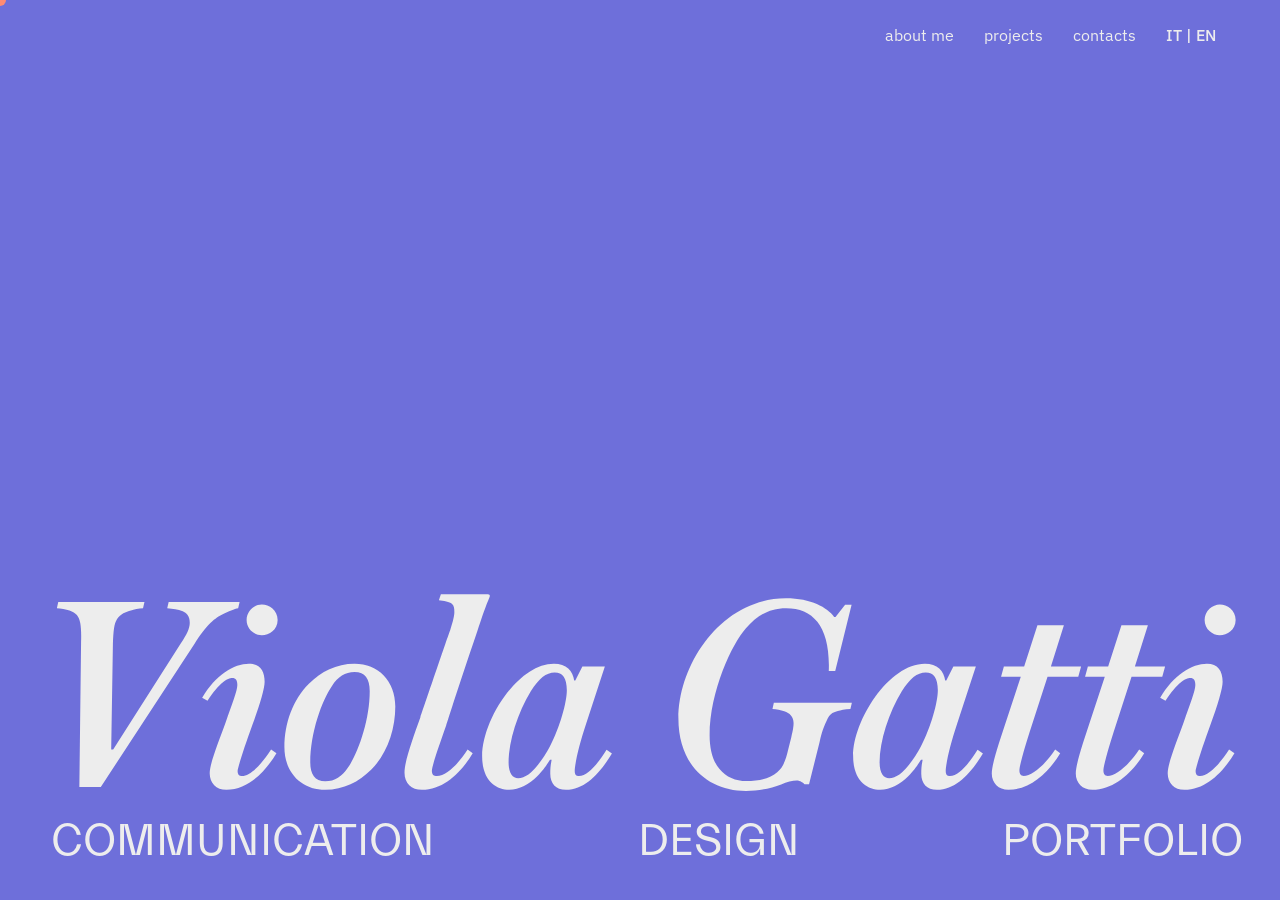
<file: index.html>
<!DOCTYPE html>
<html lang="it">
<head>
    <meta charset="UTF-8">
    <meta name="viewport" content="width=device-width, initial-scale=1.0">
    <title>Viola Gatti | Portfolio</title>
    <link rel="stylesheet" href="style.css">
    <link href="https://fonts.cdnfonts.com/css/uncut-sans" rel="stylesheet">
    <link href="https://fonts.googleapis.com/css2?family=IBM+Plex+Sans:wght@400;500&display=swap" rel="stylesheet">
    <link href="https://fonts.cdnfonts.com/css/uncut-sans" rel="stylesheet">
</head>
<body class="body-index">

    <div id="cursor-effect"></div>

    <header>
    <div class="header-content">
        
        <div class="burger" id="burger-index">
    <span></span>
    <span></span>
        </div>

        <nav id="nav-menu-index">
            <a href="about.html">about me</a>
            <a href="projects.html">projects</a>
            <a href="contacts.html">contacts</a>
            <span class="lang-switch" id="lang-switch-index">IT | EN</span>
        </nav>
    </div>
</header>

    <div id="spawn-container"></div>

    <main class="hero">
        <div class="hero-bottom-container">
           <!-- Scritta grande sopra -->
            <h1 class="hero-title">
    <a href="about.html" class="hero-link">
        <span>Viola</span> <span>Gatti</span>
    </a>
</h1>
 <!-- Scritta piccola sotto -->
            <p class="hero-subtitle">
    <a href="projects.html" class="hero-sub-link">communication</a> 
    <a href="projects.html" class="hero-sub-link">design</a> 
    <a href="projects.html" class="hero-sub-link">portfolio</a>
</p>
        </div>
    </main>
<script src="https://player.vimeo.com/api/player.js"></script>
<script src="script.js"></script>
</body>
</html>
</file>
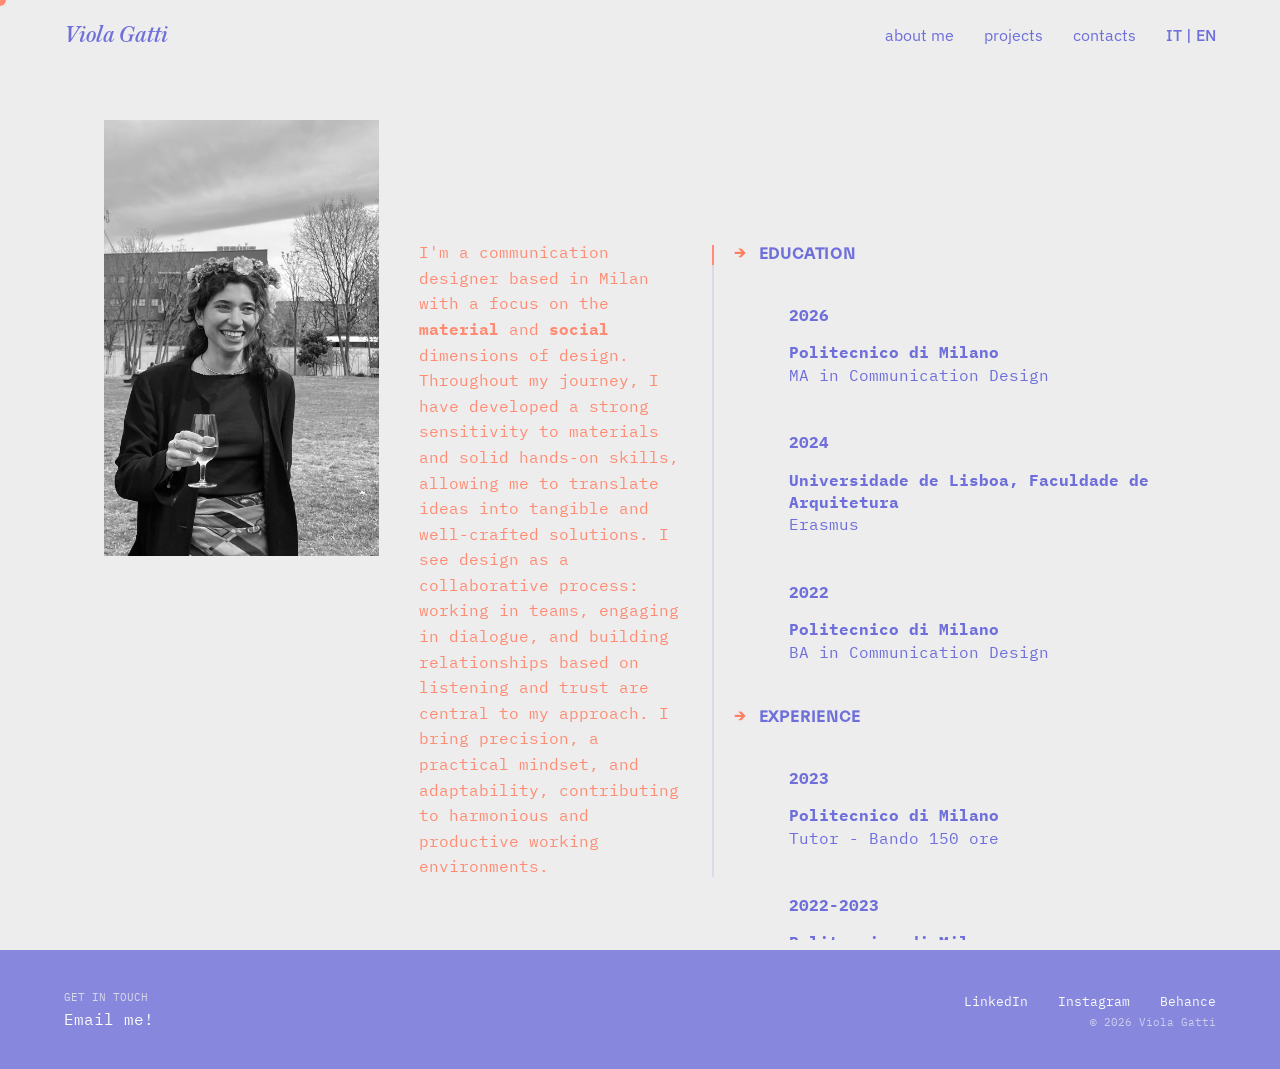
<file: about.html>
<!DOCTYPE html>
<html lang="it">
<head>
    <meta charset="UTF-8">
    <meta name="viewport" content="width=device-width, initial-scale=1.0">
    <title>About Me | Viola Gatti</title>
    <link rel="stylesheet" href="style.css">
    <link href="https://fonts.googleapis.com/css2?family=IBM+Plex+Sans:wght@400;500&family=IBM+Plex+Mono&display=swap" rel="stylesheet">
    <link href="https://fonts.cdnfonts.com/css/uncut-sans" rel="stylesheet">
</head>
<body>

    <div id="cursor-effect"></div>

 <header>
    <div class="header-content">
        <a href="index.html" class="logo" style="text-decoration: none;">Viola Gatti</a>
        
        <div class="burger" id="burger">
            <span></span>
            <span></span>
        </div>

        <nav id="nav-menu">
            <a href="about.html">about me</a>
            <a href="projects.html">projects</a>
            <a href="contacts.html">contacts</a>
            <span class="lang-switch">IT | EN</span>
        </nav>
    </div>
</header>

    <main class="about-container">
    <!-- Colonna 1: Immagine fissa -->
    <div class="col-image">
        <img src="links/IMG-26marzo.webp" alt="Viola Gatti" class="fixed-img">
    </div>

    <!-- Colonna 2: Testo Mono al bottom (Larghezza aumentata) -->
    <div class="col-info">
        <div class="info-bottom">
            <p>I'm a communication designer based in Milan with a focus on the <span class="trigger-word">material</span> and <span class="trigger-word">social</span> dimensions of design. Throughout my journey, I have developed a strong sensitivity to materials and solid hands-on skills, allowing me to translate ideas into tangible and well-crafted solutions. I see design as a collaborative process: working in teams, engaging in dialogue, and building relationships based on listening and trust are central to my approach. I bring precision, a practical mindset, and adaptability, contributing to harmonious and productive working environments.</p>
        </div>
    </div>

   <div class="scroll-progress-container-left">
        <div class="scroll-progress-bar"></div>
    </div> 
     <!-- Colonna 3: Testo lungo (La più larga, scorrevole) -->
     
    <div class="col-text">
        <div class="scroll-content">
            
            <section class="resume-section">
                <p class="section-title"><span class="arrow">→</span> EDUCATION</p>
                
                <div class="resume-item">
                     <span class="year">2026</span>
                         <p class="details">
                             Politecnico di Milano<br>
                     <span style="font-weight: 400;">MA in Communication Design</span>
                         </p>
                </div>

                <div class="resume-item">
                     <span class="year">2024</span>
                         <p class="details">
                             Universidade de Lisboa, Faculdade de Arquitetura<br>
                     <span style="font-weight: 400;">Erasmus</span>
                         </p>
                </div>

                <div class="resume-item">
                     <span class="year">2022</span>
                         <p class="details">
                             Politecnico di Milano<br>
                     <span style="font-weight: 400;">BA in Communication Design</span>
                         </p>
                </div>
            </section>

            <section class="resume-section">
                <p class="section-title"><span class="arrow">→</span> EXPERIENCE</p>
                
                <div class="resume-item">
                     <span class="year">2023</span>
                         <p class="details">
                             Politecnico di Milano<br>
                     <span style="font-weight: 400;">Tutor - Bando 150 ore</span>
                         </p>
                </div>

               <div class="resume-item">
                     <span class="year">2022-2023</span>
                         <p class="details">
                             Politecnico di Milano<br>
                     <span style="font-weight: 400;">Teaching Assistant at Visual Elements of Design Lab</span>
                         </p>
                </div>

                <div class="resume-item">
                     <span class="year">2022</span>
                         <p class="details">
                             Politecnico di Milano, DCxW Design Department<br>
                     <span style="font-weight: 400;">Collaborator in creative workshops “Tracce 0.18”</span>
                         </p>
                </div>
            </section>

            <section class="resume-section">
                <p class="section-title"><span class="arrow">→</span> SKILLS</p>
                
                <div class="resume-item">
                         <p class="details">
                             Photography & layout<br>
                     <span style="font-weight: 400;">Photoshop, Lightroom, InDesign</span>
                         </p>
                </div>

               <div class="resume-item">
                         <p class="details">
                             Web Design, coding<br>
                     <span style="font-weight: 400;">Figma, XD, HTML, CSS, JavaSCript</span>
                         </p>
                </div>

                <div class="resume-item">
                         <p class="details">
                             Video<br>
                     <span style="font-weight: 400;">Premiere Pro, CapCut, After Effects</span>
                         </p>
                </div>

                <div class="resume-item">
                         <p class="details">
                             Artisan techniques<br>
                     <span style="font-weight: 400;">Linoleum printing, Ceramics, Handmade binding, Knitting, Sewing</span>
                         </p>
                </div>
            </section>
                <a href="links/CV_2026ViolaGatti.pdf" download class="cv-link">
                    <span>DOWNLOAD MY CV</span> &rarr;
                </a>

        </div>
    </div>
</main>
</body>

<footer class="site-footer">
    <div class="footer-content">
        <div class="footer-left">
            <p class="footer-label">Get in touch</p>
            <a href="mailto:violadelpensierogatti@gmail.com" class="footer-email">Email me!</a>
        </div>
        <div class="footer-right">
            <div class="social-links">
             <a href="https://www.linkedin.com/in/viola-gatti-772880324" target="_blank">LinkedIn</a>
                <a href="#">Instagram</a>
                <a href="#">Behance</a>
            </div>
            <p class="copyright">© 2026 Viola Gatti</p>
        </div>
    </div>
</footer>

<div id="hover-preview-container"></div>

<script src="https://player.vimeo.com/api/player.js"></script>
<script src="script.js"></script>
</body>
</html>
</file>
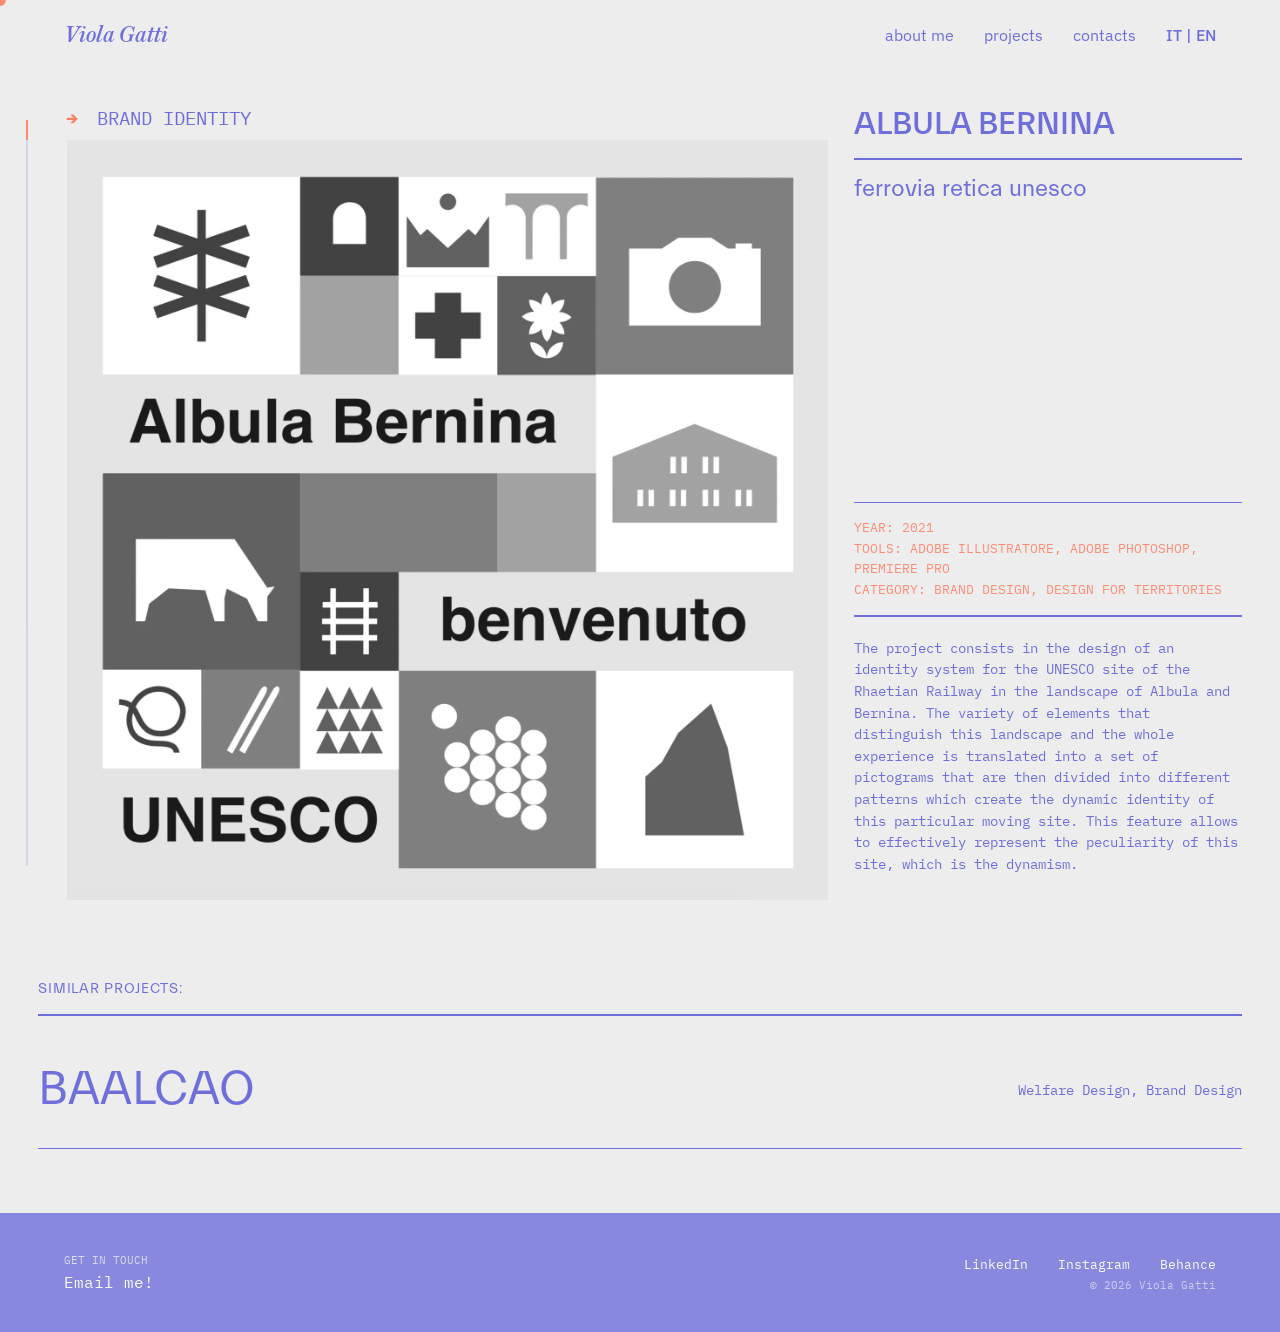
<file: albulabernina.html>
<!DOCTYPE html>
<html lang="it">
<head>
    <meta charset="UTF-8">
    <meta name="viewport" content="width=device-width, initial-scale=1.0">
    <title>AlbulaBernina | Viola Gatti</title>
    <link rel="stylesheet" href="style.css">
    <link href="https://fonts.googleapis.com/css2?family=IBM+Plex+Sans:wght@400;500;700&family=IBM+Plex+Mono&display=swap" rel="stylesheet">
    <link href="https://fonts.cdnfonts.com/css/uncut-sans" rel="stylesheet">
</head>
<body class="body-project-detail">

    <div id="cursor-effect"></div>

      <header>
    <div class="header-content">
        <a href="index.html" class="logo" style="text-decoration: none;">Viola Gatti</a>
        
        <div class="burger" id="burger">
            <span></span>
            <span></span>
        </div>

        <nav id="nav-menu">
            <a href="about.html">about me</a>
            <a href="projects.html">projects</a>
            <a href="contacts.html">contacts</a>
            <span class="lang-switch">IT | EN</span>
        </nav>
    </div>
    </header>
   <main class="project-detail-container">
      <div class="scroll-progress-container">
        <div class="scroll-progress-bar"></div>
    </div>
    <!-- COLONNA 1: GALLERY (Scorre) -->
    <section class="col-gallery">
        
        <div class="gallery-item">
            <p class="item-title"><span class="arrow">→</span> BRAND IDENTITY</p>
            <img src="links/composizione.webp" alt="">
            <img src="links/artifacts copia.webp" alt="">
            <p class="item-caption">The UNESCO site's elements inspired a series of 60 pictograms categorized into four themes, each defined by a specific identity color: red for the elements of the railway, green for nature, beige for architecture and blue for activities. These pictograms form geometric patterns used to brand various artifacts, merchandise, and tickets.</p>
        </div>

        <div class="gallery-item">
            <p class="item-title"><span class="arrow">→</span> POSTER CAMPAIGN</p>
            <img src="links/mucchin.webp" alt="">
               <div class="image-row centered-row">
            <img src="links/35x70NonIstituzionale.webp" alt="">
            <img src="links/35x70NonIstituzionale2.webp" alt="">
        </div>  
            <p class="item-caption">The poster campaign is divided into two distinct series: a formal institutional collection and a playful non-institutional campaign. The institutional series promotes the UNESCO site by highlighting the harmony between man and nature, showcasing the railway as an artificial element that seamlessly integrates into the landscape without altering it. In contrast, the more lively campaign adopts a playful tone to invite tourists of all ages to visit, focusing on the train's renowned slowness as a unique opportunity to fully immerse oneself in the beauty of the surrounding panorama.</p>
        </div>


            <div class="gallery-item">
            <p class="item-title"><span class="arrow">→</span> MOBILE APP</p>
            <div class="image-row">
            <img src="links/appbernina1.webp" alt="">
            <img src="links/appbernina2.webp" alt="">
            <img src="links/appbernina3.webp" alt="">
        </div>  
            <p class="item-caption">The travel experience is further enhanced by a mobile application designed to assist with both trip planning and the exploration of the territories along the route. In addition to the "Discover the Site's Secrets" and "Plan Your Journey" interfaces, the Albula-Bernina app features a "Control Tools" screen, providing real-time information to users during the train ride or while waiting at the station.</p>
        </div>

    </section>

    <!-- COLONNA 2: INFO (Bloccata) -->
    <aside class="col-sidebar">
        <div class="sidebar-top">
            <h1 class="project-title">ALBULA BERNINA</h1>
            <div class="divider-line"></div>
            <p class="project-subtitle">ferrovia retica UNESCO</p>

        </div>

        <div class="sidebar-bottom">
            <div class="divider-line"></div>
            <div class="meta-data">
                <p>YEAR: <span>2021</span></p>
                <p>TOOLS: <span>Adobe Illustratore, Adobe Photoshop, Premiere Pro</span></p>
                <p>CATEGORY: <span>Brand Design, Design for Territories</span></p>
            </div>
            <div class="divider-line"></div>
            <p class="description-text">
               The project consists in the design of an identity system for the UNESCO site of the Rhaetian Railway in the landscape of Albula and Bernina. The variety of elements that distinguish this landscape and the whole experience is translated into a set of pictograms that are then divided into different patterns which create the dynamic identity of this particular moving site. This feature allows to effectively represent the peculiarity of this site, which is the dynamism.

            </p>
        </div>
    </aside>
</main>

<section class="similar-projects">
    
    <p class="section-label">SIMILAR PROJECTS:</p>
    <div class="divider-line"></div>
    <div class="similar-list">
        <!-- Progetto 1 -->
        <a href="baalcao.html" class="project-item">
            <span class="project-name">BAALCAO</span>
            <span class="project-category">Welfare Design, Brand Design</span>
        </a>

    </div>
</section>

<footer class="site-footer">
    <div class="footer-content">
        <div class="footer-left">
            <p class="footer-label">Get in touch</p>
            <a href="mailto:violadelpensierogatti@gmail.com" class="footer-email">Email me!</a>
        </div>
        <div class="footer-right">
            <div class="social-links">
             <a href="https://www.linkedin.com/in/viola-gatti-772880324" target="_blank">LinkedIn</a>
                <a href="#">Instagram</a>
                <a href="#">Behance</a>
            </div>
            <p class="copyright">© 2026 Viola Gatti</p>
        </div>
    </div>
</footer>
<script src="https://player.vimeo.com/api/player.js"></script>
<script src="script.js"></script>
</body>
</html>
</file>
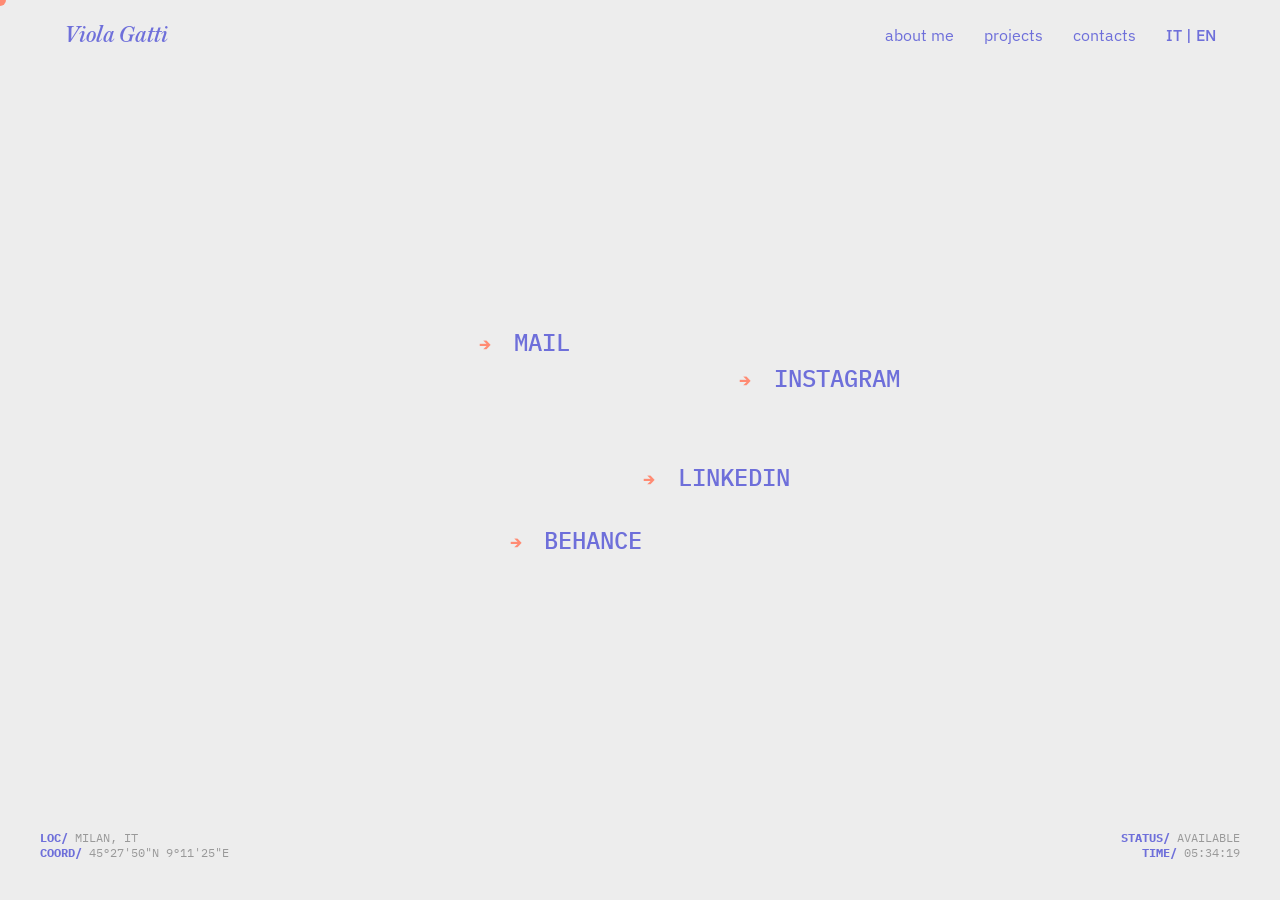
<file: contacts.html>
<!DOCTYPE html>
<html lang="it">
<head>
    <meta charset="UTF-8">
    <meta name="viewport" content="width=device-width, initial-scale=1.0">
    <title>Contacts | Viola Gatti</title>
    <link rel="stylesheet" href="style.css">
    <link href="https://fonts.googleapis.com/css2?family=IBM+Plex+Sans:wght@400;500;700&family=IBM+Plex+Mono&display=swap" rel="stylesheet">
    <link href="https://fonts.cdnfonts.com/css/uncut-sans" rel="stylesheet">
</head>
<body class="body-project-detail">

    <div id="cursor-effect"></div>

      <header>
    <div class="header-content">
        <a href="index.html" class="logo" style="text-decoration: none;">Viola Gatti</a>
        
        <div class="burger" id="burger">
            <span></span>
            <span></span>
        </div>

        <nav id="nav-menu">
            <a href="about.html">about me</a>
            <a href="projects.html">projects</a>
            <a href="contacts.html">contacts</a>
            <span class="lang-switch">IT | EN</span>
        </nav>
    </div>
    </header>
<main class="project-detail-container contact-page">
<main class="contact-page">
    <main class="contact-page">
    <div class="contact-wrapper">
        <a href="mailto:violadelpensierogatti@gmail.com" class="contact-item item-title" style="top: 38%; left: 41%;">
            <span class="arrow">→</span> MAIL
        </a>
        
        <a href="https://www.linkedin.com/in/viola-gatti-772880324" target="_blank" class="contact-item item-title" style="top: 53%; left: 56%;">
            <span class="arrow">→</span> LINKEDIN
        </a>

        <a href="#" target="_blank" class="contact-item item-title" style="top: 60%; left: 45%;">
            <span class="arrow">→</span> BEHANCE
        </a>

        <a href="#" target="_blank" class="contact-item item-title" style="top: 42%; left: 64%;">
            <span class="arrow">→</span> INSTAGRAM
        </a>
    </div>

    <div class="contact-data">
        <div class="data-block">
            <span class="label">LOC/</span> MILAN, IT<br>
            <span class="label">COORD/</span> 45°27'50"N 9°11'25"E
        </div>
        <div class="data-block" style="text-align: right;">
            <span class="label">STATUS/</span> AVAILABLE<br>
            <span class="label">TIME/</span> <span id="digital-clock">00:00:00</span>
        </div>
    </div>
</main>



<script src="https://player.vimeo.com/api/player.js"></script>
<script src="script.js"></script>
</body>
</html>
</file>
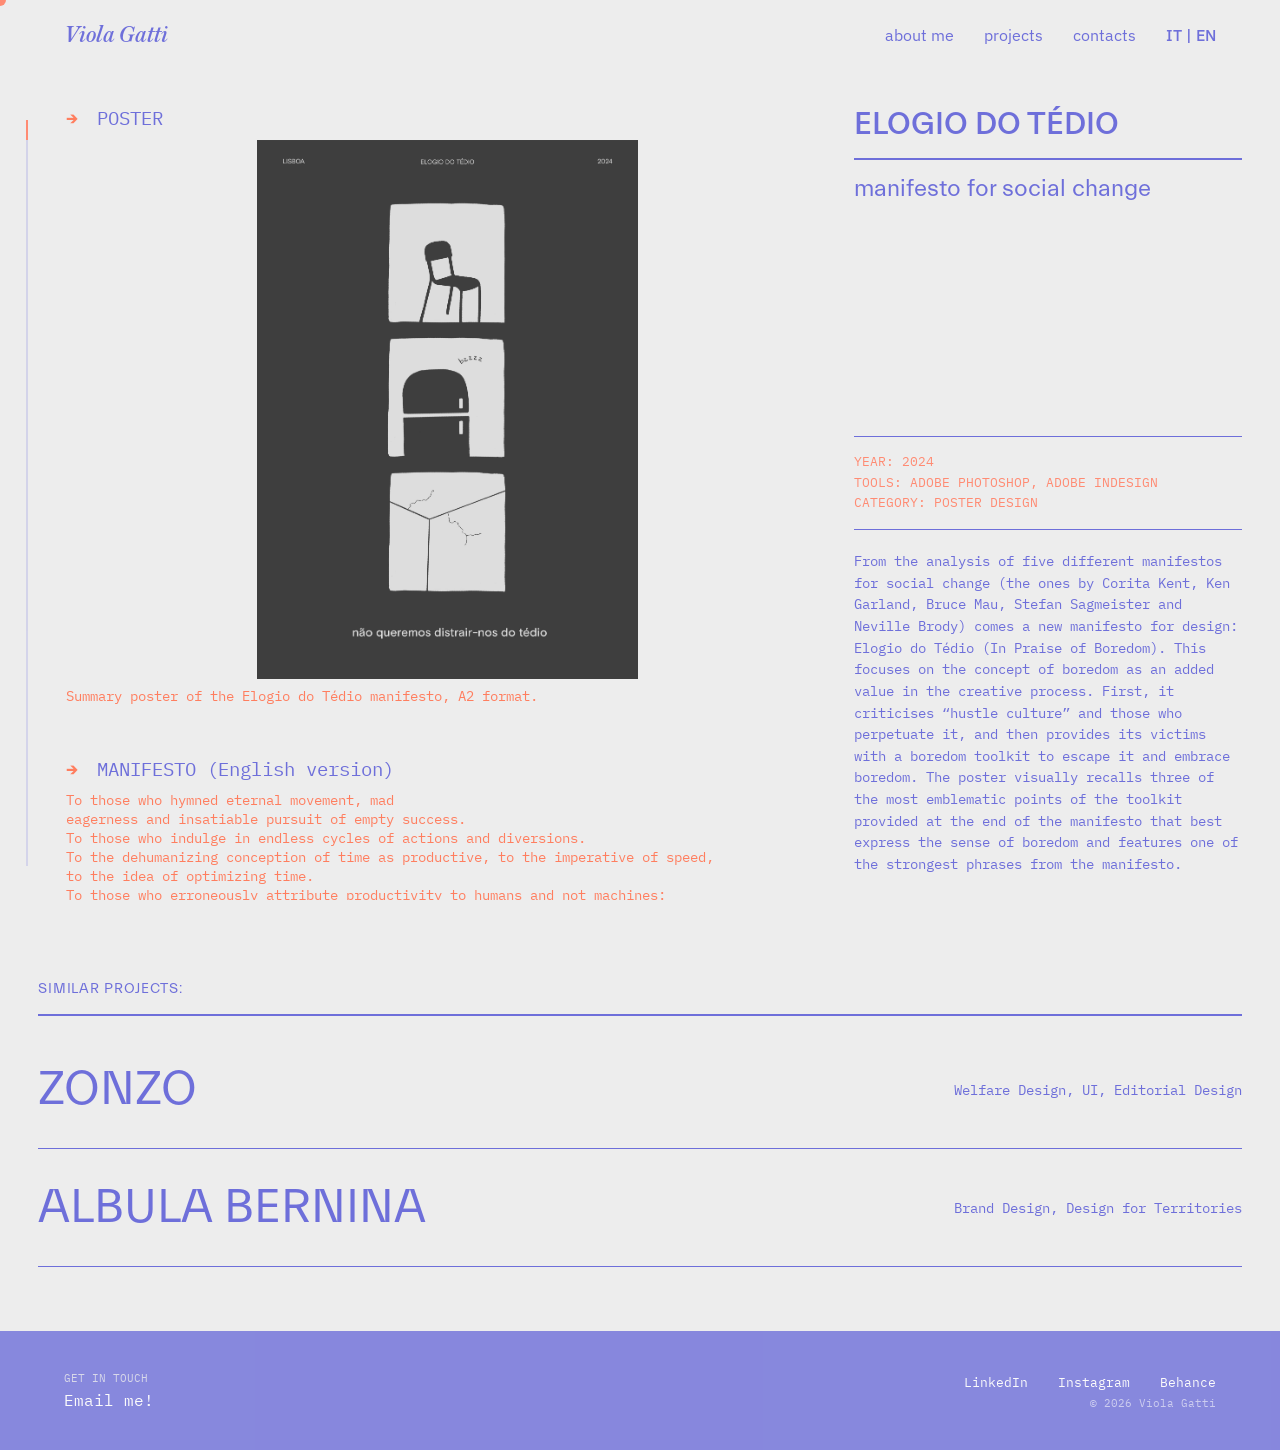
<file: elogio.html>
<!DOCTYPE html>
<html lang="it">
<head>
    <meta charset="UTF-8">
    <meta name="viewport" content="width=device-width, initial-scale=1.0">
    <title> Elogio do tédio | Viola Gatti</title>
    <link rel="stylesheet" href="style.css">
    <link href="https://fonts.googleapis.com/css2?family=IBM+Plex+Sans:wght@400;500;700&family=IBM+Plex+Mono&display=swap" rel="stylesheet">
    <link href="https://fonts.cdnfonts.com/css/uncut-sans" rel="stylesheet">
</head>
<body class="body-project-detail">

    <div id="cursor-effect"></div>

      <header>
    <div class="header-content">
        <a href="index.html" class="logo" style="text-decoration: none;">Viola Gatti</a>
        
        <div class="burger" id="burger">
            <span></span>
            <span></span>
        </div>

        <nav id="nav-menu">
            <a href="about.html">about me</a>
            <a href="projects.html">projects</a>
            <a href="contacts.html">contacts</a>
            <span class="lang-switch">IT | EN</span>
        </nav>
    </div>
    </header>
   <main class="project-detail-container">
    <!-- COLONNA 1: GALLERY (Scorre) -->
       <div class="scroll-progress-container">
        <div class="scroll-progress-bar"></div>
    </div>
    <section class="col-gallery">
        
        <div class="gallery-item">
            <p class="item-title"><span class="arrow">→</span> POSTER</p>
            <img id="poster" src="links/GattiViola_Cartaz.webp" alt="">
            <p class="item-caption"> Summary poster of the Elogio do Tédio manifesto, A2 format.</p>
        </div>

        <div class="gallery-item">
            <p class="item-title"><span class="arrow">→</span> MANIFESTO (English version)</p>
            <p class="item-caption">To those who hymned eternal movement, mad<br>
eagerness and insatiable pursuit of empty success.<br>
To those who indulge in endless cycles of actions and diversions.<br>
To the dehumanizing conception of time as productive, 
to the imperative of speed,<br>
to the idea of optimizing time.<br> 
To those who erroneously attribute productivity to humans and not machines:<br>
stop priding yourself on your creation.<br>
The world at large glorifies extreme perfection,<br>
fatigue, feverish restlessness and repetitive<br>
tirelessness. One must be fast, one must work hard,<br>
one must be motivated and aim for perfection. <br>
But the flipside of musts and obligations,<br> 
is that their results do not belong to us.<br>
Our expectations are not our own.<br>
Our success is not our own.<br>
Our feelings are not our own.<br>
Our lives are not our own.<br>
But<br>
our exhaustion is our own.<br>
Our depression is our own.<br>
Our illnesses are our own.<br>
Our failures are our own.<br>
We are not grumbling, we are not whining.<br>
We are claiming for our rights to pause.<br>
We declare a new paradigm:<br>
the paradigm of boredom.<br>
The magnificence of the world will be enriched<br>
with a new quiet beauty: the beauty of not doing,<br>
of just inhabiting time, for inhabiting time also means inhabiting the body, <br>
making peace with oneself. <br>
We’re tired of always filling in the blanks:<br>
not every silence needs a question,<br> 
not every question needs an answer, <br>
not every answer needs an explanation.<br>
We need time,<br>
we need space,<br>
we need void.<br>
We need to experience time as quality,<br>
not quantity.<br>
We need to be aimlessly bored<br>
and not feel guilty about it.<br>
We want to be fast, we want to be slow.<br>
We want to be active, we want to stay still.<br>
We want to try everything this world has to offer,<br> 
we want to sit and do nothing.<br>
We want to learn how to make mistakes,<br>
we want to ungrow.<br>
We want to find out our imperfections, explore our ugliness in depth.<br>
We don’t want to be afraid of it, but draw strength from it.<br>
No work resulting from hectic research <br>
and precipitous completion can be a masterpiece,<br>
because in the boredom lies the brilliance.<br>
We don’t want to distract ourselves from boredom,<br>
for in the lack of meaning we want to find new epiphanies. <br>
The aimlessness of boredom opens endless doors.<br>
To children of hustle culture who, exhausted by useful activities, <br>
need time to regain their bodies and wills.<br>
To those who, with frail intrepidity, ask for space and time.<br> 
To those who feebly yearn to feel human again,<br> 
we hereby present a toolkit for boredom.<br>
1. Stop all activities.<br>
2. Sit on an uncomfortable chair.<br>
3. Stare at a blank wall.<br>
4. Forget your phone on purpose.<br>
5. Let your mind drift.<br>
6. Resist the urge to check the hour;
if you feel like you’re wasting time,
than you’re doing it correctly.<br>
7. Don’t worry, you’re not missing
out on anything fun. Or maybe you are.
But who cares?<br>
8. Be in tune with your body. Feel the tingle
in your feet. Annoying, isn’t it?<br>
9. If you feel stomach cramps, first eat then start
again from 1.<br>
10. You might want to whistle, sing, fill
the void. Don’t. Enjoy the refrigerator buzz.<br>
11. Give in to the need of tapping your fingers
or twirling your hair.<br>
12. Start noticing details: the cracks
on the wall are starting to look interesting,
right?<br>
13. Don’t judge your own emotions: crying,
screaming and laughing are allowed.<br>
14. Stop when the uncomfortable becomes
comfortable.</p>
        </div>


    </section>

    <!-- COLONNA 2: INFO (Bloccata) -->
    <aside class="col-sidebar">
        <div class="sidebar-top">
            <h1 class="project-title">elogio do tédio</h1>
             <div class="divider-line"></div>
            <p class="project-subtitle">manifesto for social change</p>
        </div>

        <div class="sidebar-bottom">
            <div class="divider-line"></div>
            <div class="meta-data">
                <p>YEAR: <span>2024</span></p>
                <p>TOOLS: <span>Adobe Photoshop, Adobe InDesign </span></p>
                <p>CATEGORY: <span>Poster Design</span></p>
            </div>
            <div class="divider-line"></div>
            <p class="description-text">
              From the analysis of five different manifestos for social change (the ones by Corita Kent, Ken Garland, Bruce Mau, Stefan Sagmeister and Neville Brody) comes a new manifesto for design: Elogio do Tédio (In Praise of Boredom). This focuses on the concept of boredom as an added value in the creative process. First, it criticises “hustle culture” and those who perpetuate it, and then provides its victims with a boredom toolkit to escape it and embrace boredom. The poster visually recalls three of the most emblematic points of the toolkit provided at the end of the manifesto that best express the sense of boredom and features one of the strongest phrases from the manifesto.
            </p>
        </div>
    </aside>
</main>

<section class="similar-projects">
    
    <p class="section-label">SIMILAR PROJECTS:</p>
    <div class="divider-line"></div>
    <div class="similar-list">
        <!-- Progetto 1 -->
        <a href="snodo.html" class="project-item">
            <span class="project-name">ZONZO</span>
            <span class="project-category">Welfare Design, UI, Editorial Design</span>
        </a>

        <!-- Progetto 2 -->
       
        <a href="frattempi.html" class="project-item">
            <span class="project-name">ALBULA BERNINA</span>
            <span class="project-category">Brand Design, Design for Territories</span>
        </a>

    </div>
</section>

<footer class="site-footer">
    <div class="footer-content">
        <div class="footer-left">
            <p class="footer-label">Get in touch</p>
            <a href="mailto:violadelpensierogatti@gmail.com" class="footer-email">Email me!</a>
        </div>
        <div class="footer-right">
            <div class="social-links">
             <a href="https://www.linkedin.com/in/viola-gatti-772880324" target="_blank">LinkedIn</a>
                <a href="#">Instagram</a>
                <a href="#">Behance</a>
            </div>
            <p class="copyright">© 2026 Viola Gatti</p>
        </div>
    </div>
</footer>
<script src="https://player.vimeo.com/api/player.js"></script>
<script src="script.js"></script>
</body>
</html>
</file>
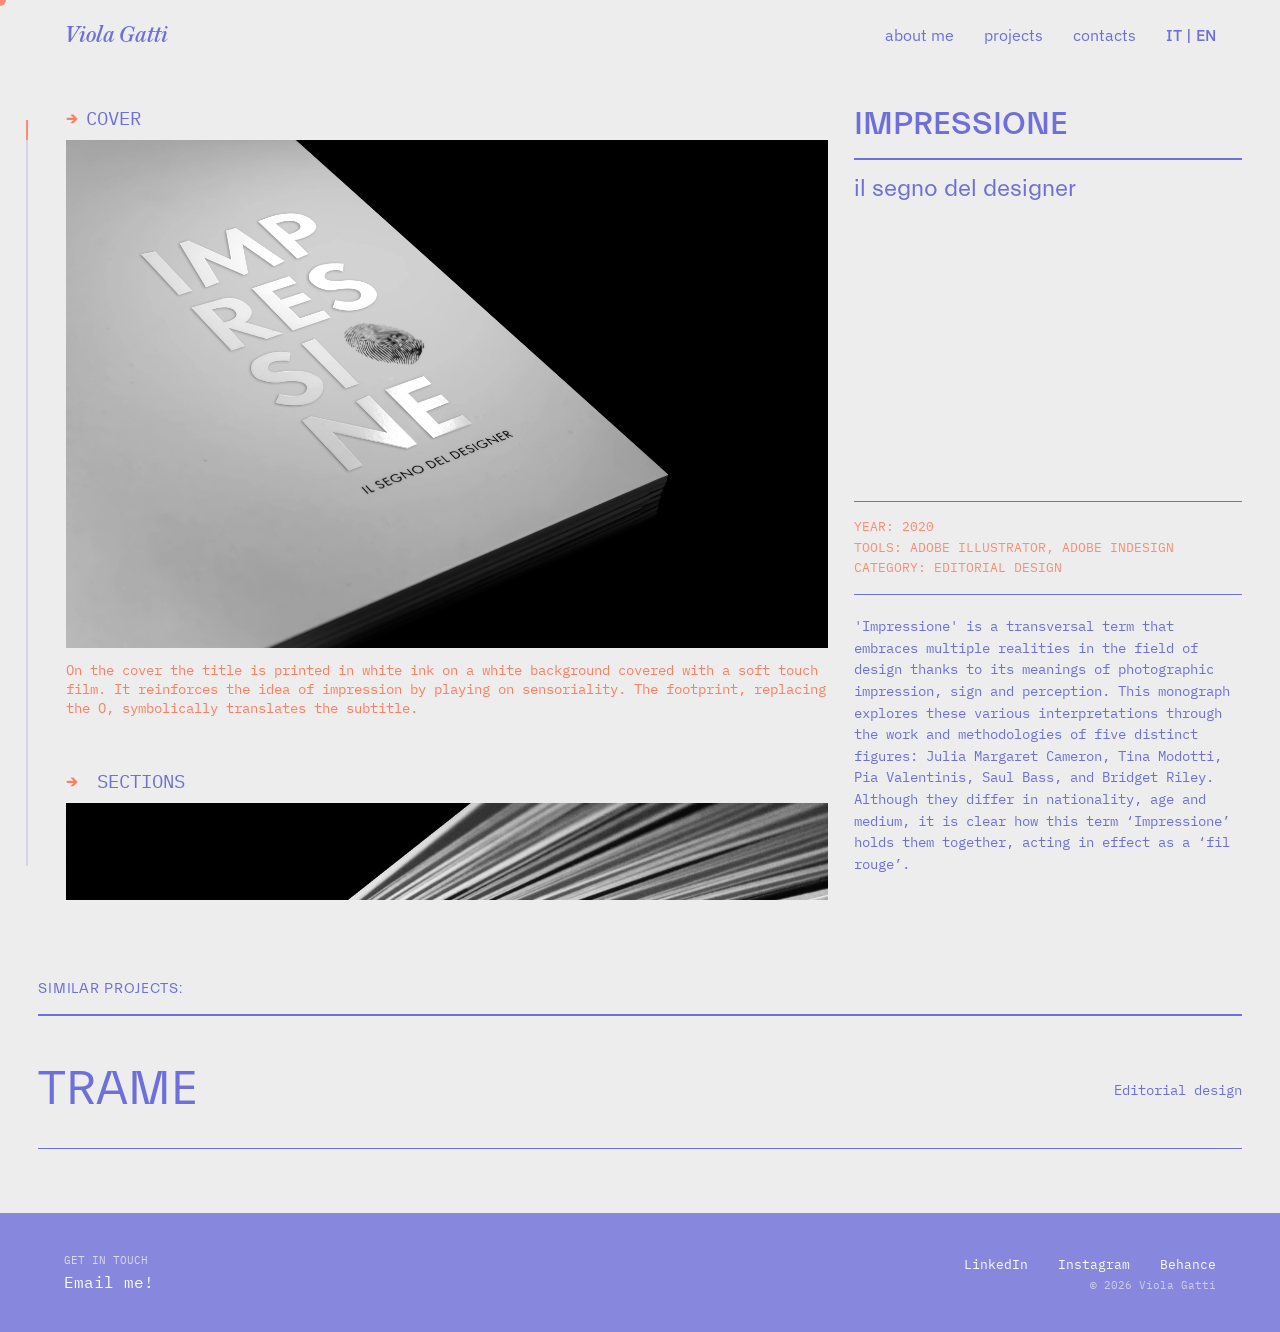
<file: impressione.html>
<!DOCTYPE html>
<html lang="it">
<head>
    <meta charset="UTF-8">
    <meta name="viewport" content="width=device-width, initial-scale=1.0">
    <title>Impressione | Viola Gatti</title>
    <link rel="stylesheet" href="style.css">
    <link href="https://fonts.googleapis.com/css2?family=IBM+Plex+Sans:wght@400;500;700&family=IBM+Plex+Mono&display=swap" rel="stylesheet">
    <link href="https://fonts.cdnfonts.com/css/uncut-sans" rel="stylesheet">
</head>
<body class="body-project-detail">

    <div id="cursor-effect"></div>

      <header>
    <div class="header-content">
        <a href="index.html" class="logo" style="text-decoration: none;">Viola Gatti</a>
        
        <div class="burger" id="burger">
            <span></span>
            <span></span>
        </div>

        <nav id="nav-menu">
            <a href="about.html">about me</a>
            <a href="projects.html">projects</a>
            <a href="contacts.html">contacts</a>
            <span class="lang-switch">IT | EN</span>
        </nav>
    </div>
    </header>
   <main class="project-detail-container">
      <div class="scroll-progress-container">
        <div class="scroll-progress-bar"></div>
    </div>
    <!-- COLONNA 1: GALLERY (Scorre) -->
    <section class="col-gallery">
        
        <div class="gallery-item">
            <p class="item-title"><span class="arrow">→</span>COVER</p>
            <img src="links/copertina.webp" alt="">
            <p class="item-caption">On the
cover the title is
printed in white ink
on a white background
covered with a soft
touch film.
It reinforces the idea
of impression by
playing on sensoriality.
The footprint,
replacing the
O, symbolically
translates the subtitle.</p>
        </div>


            <div class="gallery-item">
            <p class="item-title"><span class="arrow">→</span> SECTIONS</p>
                    <img src="links/f890df99000367.5ee900a18fc34.webp" alt="">
            <p class="item-caption">Impressione is structured into five sections, each exploring a unique nuance of the term through a dedicated shade of red. This tonal gradation is reflected in the cover typography and the exposed Bodonian stitching. The layout features a 6-column grid with text set in Maiola and Futura PT, printed on 120g Arcoset paper with a soft-touch finish cover.</p>
        </div>

<div class="gallery-item">
    <p class="item-title"><span class="arrow">→</span>PIA VALENTINIS</p>
    <img src="links/c496c898972017.5ee9234de1eef.webp" alt="">
    <img src="links/d5bfd198972017.5ee9234de1142.webp" alt="">
    <img src="links/1e40fa98972017.5ee882638b7d2.jpg.webp" alt="">
    <p class="item-caption">The secion ‘Impressionism’ is about Pia Valentinis’ illustration works.</p>
</div>

    </section>

    <!-- COLONNA 2: INFO (Bloccata) -->
    <aside class="col-sidebar">
        <div class="sidebar-top">
            <h1 class="project-title">Impressione</h1>
            <div class="divider-line"></div>
            <p class="project-subtitle">il segno del designer</p>

        </div>

        <div class="sidebar-bottom">
            <div class="divider-line"></div>
            <div class="meta-data">
                <p>YEAR: <span>2020</span></p>
                <p>TOOLS: <span>Adobe Illustrator, Adobe Indesign</span></p>
                <p>CATEGORY: <span>Editorial design</span></p>
            </div>
            <div class="divider-line"></div>
            <p class="description-text">
            'Impressione' is a transversal term that embraces multiple realities in the field of design thanks to its meanings
of photographic impression, sign and perception. This monograph explores these various interpretations through the work and methodologies of five distinct figures: Julia Margaret Cameron, Tina Modotti, Pia Valentinis, Saul Bass, and Bridget Riley. Although they differ in nationality, age
and medium, it is clear how this term ‘Impressione’ holds
them together, acting in effect as a ‘fil rouge’.
        </div>
    </aside>
</main>

<section class="similar-projects">
    
    <p class="section-label">SIMILAR PROJECTS:</p>
    <div class="divider-line"></div>
    <div class="similar-list">
       <a href="trame.html" class="project-item">
            <span class="project-name">TRAME</span>
            <span class="project-category">Editorial design</span>
        </a>

    </div>
</section>

<footer class="site-footer">
    <div class="footer-content">
        <div class="footer-left">
            <p class="footer-label">Get in touch</p>
            <a href="mailto:violadelpensierogatti@gmail.com" class="footer-email">Email me!</a>
        </div>
        <div class="footer-right">
            <div class="social-links">
             <a href="https://www.linkedin.com/in/viola-gatti-772880324" target="_blank">LinkedIn</a>
                <a href="#">Instagram</a>
                <a href="#">Behance</a>
            </div>
            <p class="copyright">© 2026 Viola Gatti</p>
        </div>
    </div>
</footer>
<script src="https://player.vimeo.com/api/player.js"></script>
<script src="script.js"></script>
</body>
</html>
</file>
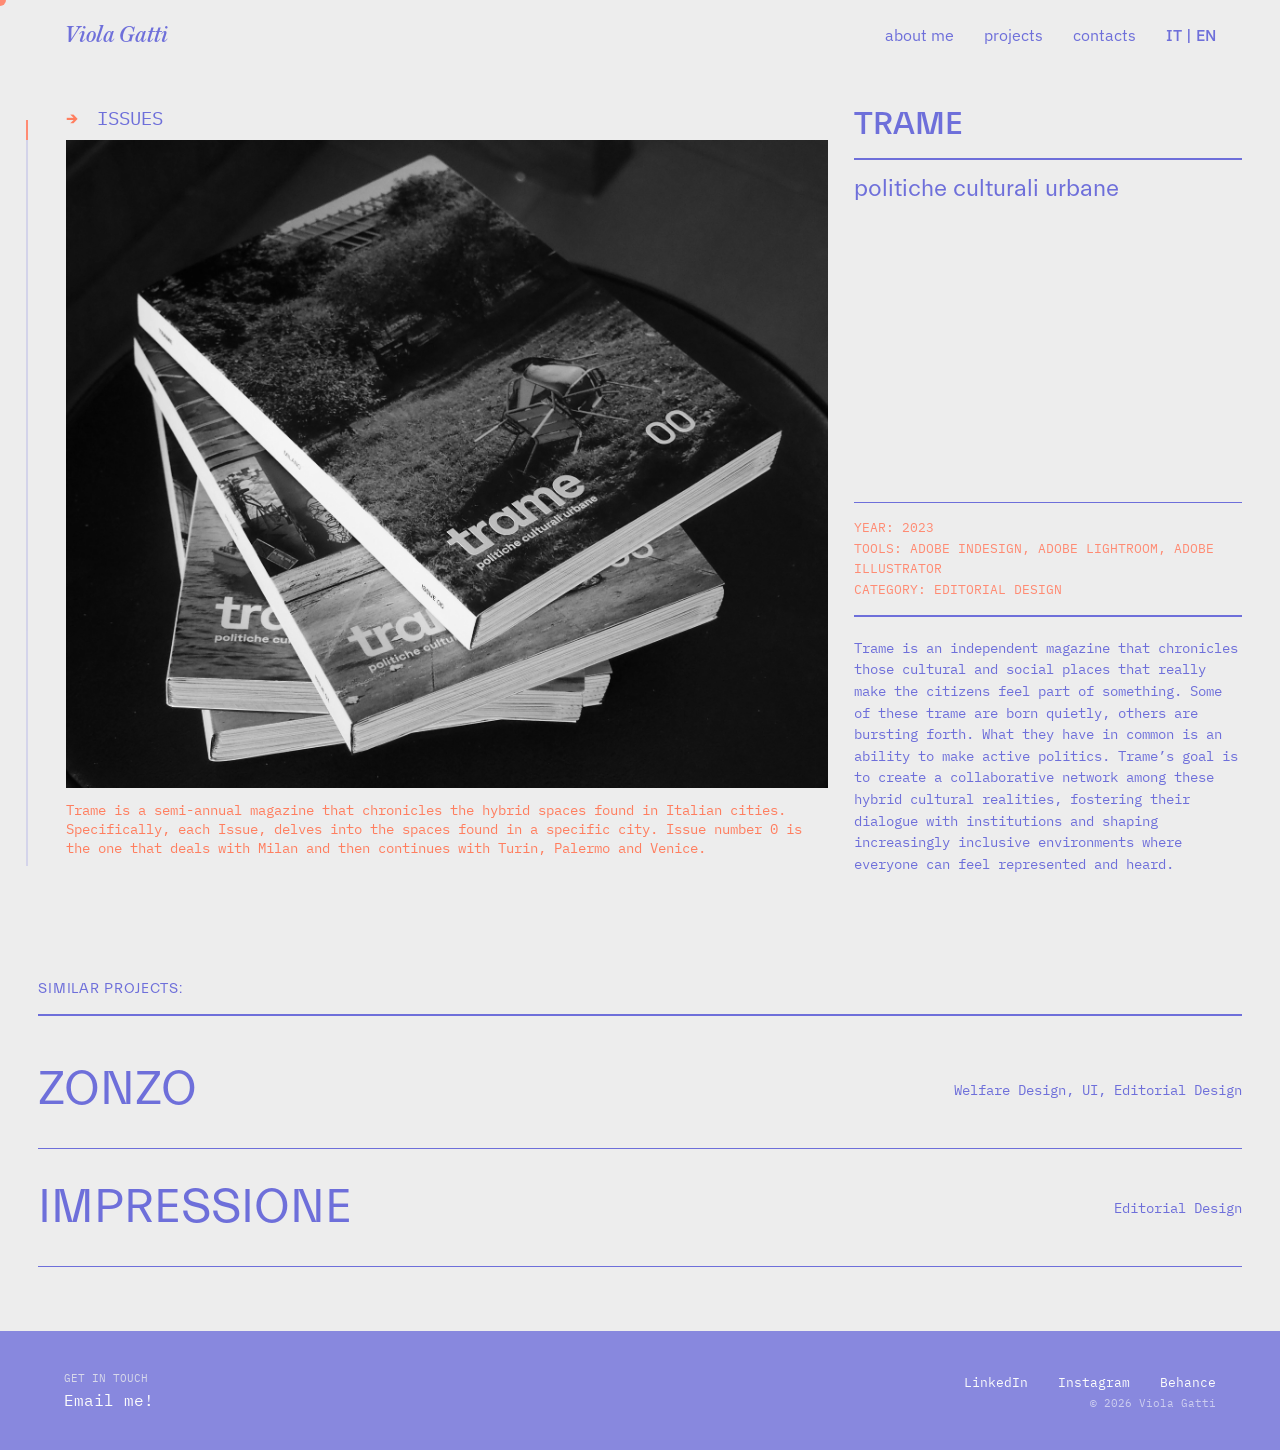
<file: trame.html>
<!DOCTYPE html>
<html lang="it">
<head>
    <meta charset="UTF-8">
    <meta name="viewport" content="width=device-width, initial-scale=1.0">
    <title>Trame | Viola Gatti</title>
    <link rel="stylesheet" href="style.css">
    <link href="https://fonts.googleapis.com/css2?family=IBM+Plex+Sans:wght@400;500;700&family=IBM+Plex+Mono&display=swap" rel="stylesheet">
    <link href="https://fonts.cdnfonts.com/css/uncut-sans" rel="stylesheet">
</head>
<body class="body-project-detail">

    <div id="cursor-effect"></div>

      <header>
    <div class="header-content">
        <a href="index.html" class="logo" style="text-decoration: none;">Viola Gatti</a>
        
        <div class="burger" id="burger">
            <span></span>
            <span></span>
        </div>

        <nav id="nav-menu">
            <a href="about.html">about me</a>
            <a href="projects.html">projects</a>
            <a href="contacts.html">contacts</a>
            <span class="lang-switch">IT | EN</span>
        </nav>
    </div>
    </header>
   <main class="project-detail-container">
      <div class="scroll-progress-container">
        <div class="scroll-progress-bar"></div>
    </div>

    <!-- COLONNA 1: GALLERY (Scorre) -->
    <section class="col-gallery">
        
        <div class="gallery-item">
            <p class="item-title"><span class="arrow">→</span> ISSUES</p>
            <img src="links/copertineimpilate2.webp" alt="">
            <p class="item-caption">Trame is a semi-annual magazine that chronicles the hybrid spaces found in Italian cities. Specifically, each Issue, delves into the spaces found in a specific city. Issue number 0 is the one that deals with Milan and then continues with Turin, Palermo and Venice.</p>
        </div>

        <div class="gallery-item">
            <p class="item-title"><span class="arrow">→</span> CONTENTS</p>
              <div class="image-row centered-row">
                    <img src="links/P5270227.webp" alt="">
                    <img src="links/P5270304.webp" alt="">
                </div>  
                <img src="links/P5270255.webp" alt="">
               
            <p class="item-caption">The first issue is about Milan, a city chosen for the many socio-cultural realities it hosts and the fervent need to make them known. In such a dispersed city, the urgency of connecting and linking hybrid spaces emerges clearly. The magazine is divided internally into five sections: an initial introductory, one on the kind of spaces addressed, one on the specific city, one on places understood as physical spaces followed by an in-depth look at cultural activities, and finally an excursus on networking.</p>
        </div>


            <div class="gallery-item">
            <p class="item-title"><span class="arrow">→</span> TRAME TALKS</p>
           <div id="mockup-pc" class="image-row centered-row">
                    <img src="links/trametalks1.webp" alt="">
                    <img src="links/trametalks2.webp" alt="">
            </div> 
            <p class="item-caption">The Trame narrative continues with TrameTalks, a website featuring podcasts and in-depth thematic content. This platform explores social and cultural themes through the voices of prominent figures in the urban socio-cultural landscape. It is open to public listening, offering the opportunity to participate actively in the debate by sharing personal opinions, experiences, and contributions.</p>
        </div>

<div class="gallery-item">
    <p class="item-title"><span class="arrow">→</span>VIDEO</p>
    <div class="vimeo-container" id="vimeo-wrapper">
        <iframe id="vimeo-player" 
                src="https://player.vimeo.com/video/910384481?autoplay=0&muted=0&controls=1" 
                frameborder="0" 
                allow="autoplay; fullscreen" 
                allowfullscreen>
        </iframe>
    </div>
    <p class="item-caption">The video captures the aesthetic and mission behind Trame, highlighting the hybrid realities redefining active politics</p>
</div>

    </section>

    <!-- COLONNA 2: INFO (Bloccata) -->
    <aside class="col-sidebar">
        <div class="sidebar-top">
            <h1 class="project-title">TRAME</h1>
            <div class="divider-line"></div>
            <p class="project-subtitle">politiche culturali urbane</p>

        </div>

        <div class="sidebar-bottom">
            <div class="divider-line"></div>
            <div class="meta-data">
                <p>YEAR: <span>2023</span></p>
                <p>TOOLS: <span>Adobe Indesign, Adobe Lightroom, Adobe Illustrator</span></p>
                <p>CATEGORY: <span>Editorial design</span></p>
            </div>
            <div class="divider-line"></div>
            <p class="description-text">
              Trame is an independent magazine that chronicles those cultural and social places that really make the citizens feel part of something. Some of these trame are born quietly, others are bursting forth. What they have in common is an ability to make active politics. Trame’s goal is to create a collaborative network among these hybrid cultural realities, fostering their dialogue with institutions and shaping increasingly inclusive environments where everyone can feel represented and heard.
            </p>
        </div>
    </aside>
</main>

<section class="similar-projects">
    
    <p class="section-label">SIMILAR PROJECTS:</p>
    <div class="divider-line"></div>
    <div class="similar-list">
        <!-- Progetto 1 -->
        <a href="zonzo.html" class="project-item">
            <span class="project-name">ZONZO</span>
            <span class="project-category">Welfare Design, UI, Editorial Design</span>
        </a>

        <!-- Progetto 2 -->
       
        <a href="impressione.html" class="project-item">
            <span class="project-name">IMPRESSIONE</span>
            <span class="project-category">Editorial Design</span>
        </a>

    </div>
</section>

<footer class="site-footer">
    <div class="footer-content">
        <div class="footer-left">
            <p class="footer-label">Get in touch</p>
            <a href="mailto:violadelpensierogatti@gmail.com" class="footer-email">Email me!</a>
        </div>
        <div class="footer-right">
            <div class="social-links">
             <a href="https://www.linkedin.com/in/viola-gatti-772880324" target="_blank">LinkedIn</a>
                <a href="#">Instagram</a>
                <a href="#">Behance</a>
            </div>
            <p class="copyright">© 2026 Viola Gatti</p>
        </div>
    </div>
</footer>
<script src="https://player.vimeo.com/api/player.js"></script>
<script src="script.js"></script>
</body>
</html>
</file>
<file: style.css>
@font-face {
    font-family: 'Everett';
    src: url('fonts/Everett-Light.otf') format('opentype');
    font-weight: 300; /* Light */
    font-style: normal;
}

@font-face {
    font-family: 'Everett';
    src: url('fonts/Everett-Regular.otf') format('opentype');
    font-weight: 400; /* Regular */
    font-style: normal;
}

@font-face {
    font-family: 'Everett';
    src: url('fonts/Everett-Medium.otf') format('opentype');
    font-weight: 500; /* Medium */
    font-style: normal;
}
@font-face {
    font-family: 'Austin';
    src: url('fonts/Austin-SemiboldItalic.otf') format('opentype');
    font-weight: 500; /* Semi-Bold */
    font-style: normal;
}

@font-face {
    font-family: 'Austin';
    src: url('fonts/Austin-ItalicNo2.otf') format('opentype');
    font-weight: 300; 
    font-style: normal;
}



/* Reset e Variabili */
* {
    margin: 0;
    padding: 0;
    box-sizing: border-box;
}

:root {
    --bg-color: #EDEDED;
    --primary: #6E6FDA;
    --secondary: #FF8B73;
    --font-main: 'Everett', sans-serif;
    --font-menu: 'IBM Plex Sans', sans-serif; 
    --font-hero: 'Austin';
}

body {
    background-color: var(--bg-color);
    font-family: var(--font-main);
    overflow: hidden;
    cursor: none;
    display: flex;
    flex-direction: column;
    min-height: 100vh;
    background-color: #ededed;
}

body, html {
    overflow-x: hidden;
    overflow-y: auto;
    height: auto;
}

.body-index {
    background-color: var(--primary);
}

/* Header */
header {
    height: 70px;
    width: 100%;
    position: fixed;
    top: 0;
    left: 0;
    display: flex;
    align-items: center;
    padding: 0 5%;
    z-index: 1000;
    /* Rimuovi eventuali background qui se vuoi che sia trasparente */
}


.header-content {
    width: 100%; /* Fondamentale */
    display: flex;
    justify-content: space-between; /* Spinge logo a sx e nav a dx */
    align-items: center;
}
nav {
    display: flex;
    align-items: center;
    margin-left: auto; /* Forza la nav verso destra se il contenitore è largo */
}

.logo {
    font-family: var(--font-hero);
    font-weight: 300;
    font-size: 1.5rem;
    color: var(--primary);
    letter-spacing: 4%;
}

nav a {
    font-family: var(--font-menu);
    text-decoration: none;
    color: var(--primary);
    margin-left: 30px;
    font-size: 1rem;
    font-weight: 400;
    text-transform: lowercase; /* Mantiene about me, projects, contacts minuscoli */
    transition: color 0.3s ease;
    display: block;
}

#nav-menu-index a {
    color: var(--bg-color);
}
#lang-switch-index {
    color: var(--bg-color);
}


.lang-switch {
    font-family: var(--font-menu);
    color: var(--primary);
    margin-left: 30px;
    font-size: 1rem;
    font-weight: 500; /* Leggermente più marcato per lo switch */
    text-transform: uppercase; /* Forza IT | EN in maiuscolo */
    cursor: pointer;
}

nav a:hover, .lang-switch:hover {
    color: var(--secondary);
}

#nav-menu-index a:hover, #lang-switch-index:hover {
    color: var(--secondary);
}

.logo:hover {
    color: var(--secondary);
}


.about-container {
    width: 100%;
    background-color: var(--bg-color);
    padding: 100px 5% 50px 5%;
    margin-top: 50px;
}

@media screen and (max-width: 768px) {
    nav {
        display: none; /* Nasconde la nav desktop su mobile */
    }
    
    .burger {
        display: flex; /* Mostra il burger a destra */
        margin-left: auto; /* Lo tiene ancorato a destra anche se manca la nav */
    }
}

/*--- FOOTER A STRISCIA ---*/
.site-footer {
    width: 100%;
    background-color: var(--primary); /* Colore principale come sfondo */
    padding: 40px 5%; /* Ridotto il padding per renderlo una fascia più compatta */
    margin-top: 0;
    z-index: 100;
    opacity: 80%;
    position: relative;
 }
.footer-content {
    display: flex;
    justify-content: space-between;
    align-items: center; /* Allineamento centrale per un look più pulito */
    margin: 0 auto;
}

.footer-left {
    display: flex;
    flex-direction: column;
    gap: 5px;
}

.footer-label {
    font-family: 'IBM Plex Mono', monospace;
    color: #ededed; /* Colore chiaro per contrasto */
    font-size: 0.7rem;
    text-transform: uppercase;
    margin-bottom: 0;
    opacity: 0.8;
}

.footer-email {
    font-family: 'IBM Plex Mono', monospace; /* Cambiato a Mono per coerenza */
    font-size: 1rem; /* Mail molto più piccola rispetto a prima */
    font-weight: 400;
    color: #ffffff;
    text-decoration: none;
    transition: opacity 0.3s ease;
}

.footer-email:hover {
    opacity: 0.7;
    color: #ffffff; /* Evitiamo che cambi colore se non necessario */
}

.footer-right {
    text-align: right;
    font-family: 'IBM Plex Mono', monospace;
    color: #ffffff;
}

.social-links {
    margin-bottom: 5px;
}

.social-links a {
    color: #ffffff;
    text-decoration: none;
    font-size: 0.8rem;
    margin-left: 20px;
    transition: opacity 0.3s ease;
}

.social-links a:hover {
    opacity: 0.7;
}

.copyright {
    font-size: 0.7rem;
    opacity: 0.6;
    margin: 0;
}

/* Fix per Mobile */
@media screen and (max-width: 768px) {
    .footer-content {
        flex-direction: column;
        align-items: flex-start;
        gap: 30px;
    }
    .footer-right {
        text-align: center;
    }
    .social-links a {
        margin-left: 0;
        margin-right: 15px;
    }
}

/* Cursore Stato normale: Arancione */
#cursor-effect {
    position: fixed;
    width: 12px;
    height: 12px;
    background-color: var(--secondary); /* Arancione */
    border-radius: 50%;
    pointer-events: none;
    z-index: 10000;
    transform: translate(-50%, -50%);
    mix-blend-mode: normal; 
    transition: background-color 0.3s ease, transform 0.2s ease;
}

/* Stato sulla Hero: Diventa Viola */
#cursor-effect.cursor-hero {
    background-color: var(--primary) !important; /* Forza il Viola */
    transform: translate(-50%, -50%) scale(1.2); /* Lo ingrandiamo un po' per l'effetto */
}

/* Opzionale: un leggero feedback quando clicchi */
#cursor-effect:active {
    transform: translate(-50%, -50%) scale(0.8);
}

/* Hero posizionata in fondo con fix per mobile */
.hero {
    height: 100vh;
    height: 100dvh; /* Altezza dinamica che ignora le barre del browser mobile */
    width: 100%;
    display: flex;
    flex-direction: column;
    justify-content: flex-end; 
    padding-bottom: 4vh;
}

.hero-bottom-container {
    width: 96%; /* Larghezza quasi totale */
    margin: 0 auto;
    display: flex;
    flex-direction: column;
}

.hero-subtitle {
    color: var(--bg-color);
    font-family: var(--font-main); 
    font-size: 3.5vw; 
    line-height: 1;
    text-transform: uppercase;
    width: 97%; 
    display: flex;
    text-align: justify;
    justify-content: space-between; 
    position: relative;
    z-index: 10; /* Lo tiene sopra eventuali aree invisibili del titolo */
    pointer-events: none;
    margin-left: 2vw;
}

.hero-sub-link {
    text-decoration: none; /* Rimuove la sottolineatura */
    color: inherit;        /* Prende il viola dalla variabile --primary del padre */
    transition: color 0.2s ease; /* Transizione veloce e fluida */
    cursor: pointer;
    pointer-events: auto;    
}

/* L'hover colora solo la parola su cui si trova il mouse */
.hero-sub-link:hover {
    color: var(--secondary); /* Diventa arancione */
}

/* Assicurati che anche il titolo abbia la larghezza piena */
.hero-title {
    font-family: var(--font-hero);
    font-weight: 300;
    color: var(--bg-color);
    font-size: 22vw;
    line-height: 0.8;
    white-space: nowrap;
    justify-content: space-between;
    text-align: justify;
    text-decoration: none;
    pointer-events: none;
    margin: 0;
}

.hero-link {
    text-decoration: none;
    color: inherit; 
    transition: color 0.3s ease;
    pointer-events: auto; /* Solo il link/testo reagisce al mouse */
    display: inline-block; /* Fondamentale per limitare l'area di hover */
    width: 100%;
}
.hero-link:hover {
    color: var(--secondary);
}


@media screen and (max-width: 768px) {
    /* Ancoraggio estremo al fondo */
    .hero {
        justify-content: center; 
    }

    .hero-bottom-container {
        display:flex;
        padding: 0 1%; /* Margine laterale minimo per far toccare quasi i bordi */
        width: 94%; /* Manteniamo la stessa proporzione del desktop */
        align-items: center;
    }

    /* Sottotitolo più grande sopra il titolo */
    .hero-subtitle {
        display: flex;
        flex-direction: row;
        justify-content: space-between; 
        width: 98%;
        font-size: 3.8vw; /* Ingrandito come richiesto */

    }

    /* Titolo: Uno sopra l'altro, occupa tutta la larghezza */
    .hero-title {
        font-size: 21vw; /* Dimensione massimizzata per l'impatto */
        /* font-weight: 500; */
        line-height: 0.9; /* Line-height ridotto per "impacchettare" le scritte */
        width: 100%;
        text-align: justify;
    }

    /* Forza VIOLA e GATTI a stirarsi da bordo a bordo */
    .hero-title span {
        width: 100%;
        text-align-last: justify; /* Fondamentale per il full-width su singola parola */
    }
    .hero-link:hover {
    color: var(--secondary); /* Usa la tua variabile arancione */
}


}
/* SPAWN IMMAGINI*/    
#spawn-container {
    position: fixed;
    top: 0;
    left: 0;
    width: 100vw;
    height: 100vh;
    pointer-events: none; /* Indispensabile per cliccare quello che c'è sotto */
    z-index: 999;
}

.spawned-img {
    position: absolute; /* Rispetto al container fixed */
    width: 160px;
    height: auto;
    opacity: 0;
    transform: translate(-50%, -50%) scale(0.3);
    transition: 
        transform 0.8s cubic-bezier(0.2, 0.8, 0.2, 1), 
        opacity 0.6s ease-out,
        filter 0.3s ease;
    pointer-events: none;
    filter: grayscale(100%) drop-shadow(0 5px 15px rgba(0,0,0,0.1));
}

.spawned-img.visible {
    opacity: 1;
    transform: translate(-50%, -50%) scale(1);
}

@media screen and (max-width: 768px) {
    .spawned-img {
        width: 120px;
        /* Riduciamo o eliminiamo il drop-shadow su mobile se lagga */
        filter: grayscale(100%); 
        /* Usiamo un'ombra più semplice se necessaria */
        box-shadow: 0 5px 15px rgba(0,0,0,0.1); 
        
        /* Accorciamo ancora la transizione su mobile */
        transition: transform 0.3s ease-out, opacity 0.2s ease-out;
    }
}

/* --- BURGER ICON (DUE LINEE) --- */
/* --- STRUTTURA UNIVERSALE (Per tutte le pagine) --- */
.burger {
    display: none; /* Nascosto su desktop */
    width: 25px;
    height: 14px;
    position: relative;
    cursor: pointer;
    z-index: 2001;
    flex-direction: column;
    justify-content: space-between;
}

.burger span {
    display: block;
    width: 100%;
    height: 1.5px;
    background-color: var(--primary); /* Viola di default */
    transition: all 0.3s cubic-bezier(0.16, 1, 0.3, 1);
}

/* --- COLORE SPECIFICO INDEX (Vince grazie all'ID) --- */
#burger-index span {
    background-color: var(--bg-color) !important;
}

/* Se il menu è aperto (active), deve tornare arancione anche in Index? */
#burger-index.active span {
    background-color: var(--secondary) !important;
}

#burger-index.active span:nth-child(1) {
    transform: translateY(6px) rotate(45deg) !important;
}

#burger-index.active span:nth-child(2) {
    transform: translateY(-6.5px) rotate(-45deg) !important;
}
/* --- MOBILE --- */
@media screen and (max-width: 768px) {
    .burger {
        display: flex; /* Riappare correttamente */
    }

  /* NASCONDI LA NAVIGAZIONE STANDARD */
    nav {
        position: fixed;
        top: 0;
        left: -100%;
        width: 100%;
        height: 100vh;
        background-color: var(--bg-color);
        display: flex;
        flex-direction: column;
        justify-content: center;
        align-items: center;
        transition: 0.5s cubic-bezier(0.16, 1, 0.3, 1);
        z-index: 1500;
    }

    nav.active {
        left: 0;
    }

    /* Voci del menu: Massa al centro, ma allineate a SX (bandiera) */
   nav a, .lang-switch {
        font-family: 'IBM Plex Mono', monospace;
        font-size: 1.8rem;
        margin: 12px 0;
        text-decoration: none;
        color: var(--primary);
        width: 100%;
        max-width: 220px; 
        text-align: left;
        text-transform: lowercase;
    }

    .lang-switch {
        margin-top: 40px;
        font-size: 1rem;
        text-transform: uppercase;
    }
}
/* --- DESKTOP NAVIGATION (Reset per sicurezza) --- */
@media screen and (min-width: 769px) {
    nav {
        display: flex !important;
        position: static;
        height: auto;
        width: auto;
        background: none;
        flex-direction: row;
        left: 0;
    }
    
    .burger {
        display: none !important; /* Forza la sparizione su desktop */
    }
}

   /* Animazione Burger */
    .burger.toggle span:nth-child(1) {
        transform: rotate(-45deg) translate(-5px, 5px);
    }
    .burger.toggle span:nth-child(2) {
        transform: rotate(45deg) translate(-5px, -5px);
    }

   
    
    

/* Layout About Me */

.about-container {
    padding-top: 60px;
    height: 100vh;
    display: flex;
    width: 100%;
    overflow: hidden;
    align-items: flex-start;
}

/* Colonna 1: Immagine */
.col-image {
    width: 30%;
    height: calc(100vh - 70px);
    padding: 10px 20px 60px 40px; /* Padding destro ridotto (Gutter) */
    display: flex;
    align-items: flex-start;
}

.fixed-img {
    width: 100%;
    height: auto;
    max-height: 80vh;
    object-fit: contain; /* Assicura che la foto sia visibile interamente */
    -webkit-filter: grayscale(100%); /* Supporto per Safari/Chrome vecchi */
    filter: grayscale(100%);
   transition: filter 0.5s ease;
}

/* Stato al passaggio del mouse: Torna a colori */
.fixed-img:hover {
    -webkit-filter: grayscale(0%);
    filter: grayscale(0%);
}

/* Colonna 2: Info Mono */
.col-info {
    width: 28%;
    height: calc(100vh - 70px);
    padding: 60px 20px; /* Gutter bilanciato ai lati */
    display: flex;
    flex-direction: column;
    justify-content: flex-end;
}

/* Colonna 3: Testo bio */
.col-text {
    width: 45%;
    height: calc(100vh - 70px);
    padding: 15vh 40px 60px 20px; /* Padding sinistro ridotto (Gutter) */
    overflow-y: auto;
    scrollbar-width: none;
    position:relative;
}
.col-text::-webkit-scrollbar {
    display: none;
}

.scroll-progress-container-left {
    position: sticky;
    top: 15vh; /* Allineata all'inizio del tuo padding-top */
    float: left; /* Spostata a sinistra */
    width: 2px;
    height: 80%; /* Più corta come richiesto */
    background-color: rgba(110, 111, 218, 0.15); 
    margin-bottom: -220px; /* Pareggia l'altezza per non occupare spazio verticale */
    z-index: 2000;
    pointer-events: none;
}

.scroll-progress-bar {
    width: 100%;
    height: 15px; /* Parte già visibile */
    background-color: var(--secondary);
    transition: height 0.1s linear;
}

/* Stile per le parole trigger */
.trigger-word {
    font-weight: 700;
    color: var(--secondary); /* Resta arancione ma più marcato */
}

/* Titoli sezioni: viola e a sinistra */
.section-title {
    font-family: var(--font-main);
    color: var(--primary); /* Viola #6E6FDA */
    font-size: 1rem;
    font-weight: bold;
    text-transform: uppercase;
    margin-bottom: 40px;
    letter-spacing: 0.05em;
}

/* Contenitore dei testi: tutto viola e sfalsato a destra */
.resume-item {
    font-family: 'IBM Plex Mono', monospace;
    color: var(--primary);
    margin-bottom: 45px;
    font-size: 1rem;
    line-height: 1.4;
    padding-left: 55px; 
}

/* Anno: Bold e staccato */
.year {
    display: block;
    margin-bottom: 15px; 
    font-weight: 700; /* Bold deciso */
}

/* Nome Istituto e dettagli: Bold solo sulla prima riga/istituto */
.details {
    color: var(--primary);
    font-weight: 700; /* Rende tutto il blocco grassetto */
}

/* Se vuoi che solo il nome dell'istituto sia bold e il resto (es. MA in Design) sia regular,
   possiamo fare così nel CSS: */
.details br + span, 
.details em {
    font-weight: 400; /* Questo servirebbe se volessi differenziare dentro il blocco */
}

.info-bottom p {
    font-family: 'IBM Plex Mono', monospace;
    color: var(--secondary);
    font-size: 1rem;
    line-height: 1.6;
}
.cv-link {
    display: inline-block;
    font-family: 'IBM Plex Mono', monospace;
    color: var(--secondary); /* Arancione */
    text-transform: uppercase;
    font-size: 0.9rem;
    margin-top: 60px;
    margin-bottom: 80px;
    padding-left: 40px;
    text-decoration: none; /* Rimuove ogni sottolineatura di default */
    transition: all 0.3s ease;
}

/* Questa è la riga sotto la scritta */
.cv-link span {
    border-bottom: 1px solid var(--secondary);
    padding-bottom: 2px;
}

.cv-link:hover {
    opacity: 0.7;
    transform: translateX(10px); /* Sposta tutto il blocco leggermente a destra */
}

/* --- ADAPTIVE LAYOUT (MOBILE) --- */

@media screen and (max-width: 768px) {
    /* 1. Reset del contenitore principale */
    .about-container {
        display: block !important; /* Forza il flusso verticale semplice */
        height: auto !important;
        min-height: 100vh;
        overflow-y: visible !important;
        padding-top: 80px; /* Spazio per il logo/burger */
    }

    /* 2. Reset universale per le colonne */
    .col-image, .col-info, .col-text {
        width: 100% !important;
        height: auto !important; /* Impedisce di bloccare l'altezza */
        position: static !important; /* Rimuove eventuali fix/absolute */
        padding: 40px 8% !important; /* Padding uniforme */
        display: block !important;
        overflow: visible !important; /* Rimuove barre di scorrimento interne */
    }

    /* Immagine */
    .fixed-img {
        width: 100%;
        max-width: 400px; /* Evita che diventi gigantesca */
        height: auto;
        max-height: none;
        margin: 0 auto;
        display: block;
        filter: grayscale(100%) !important; 
        transition: filter 0.8s ease;
    }
.fixed-img.active-mobile,
    .col-image.active-mobile .fixed-img {
        filter: grayscale(0%) !important;
    }
    /* Colonna Info (quella centrale) */
    .col-info {
        background-color: transparent; /* Se vuoi mantenere continuità */
    }

    .info-bottom p {
        font-size: 1rem;
        line-height: 1.5;
        text-align: left;
    }

    /* Colonna Resume/Text */
    .col-text {
        border-left: none !important; /* Rimuove bordi se presenti nel desktop */
        padding-bottom: 80px !important; /* Spazio prima del footer */
    }

    /* Ottimizzazione elementi CV */
    .resume-item {
padding-left: 26px; /* Rimuoviamo lo sbalzo a destra per guadagnare spazio */
margin-bottom: 35px;
}

.section-title {
margin-bottom: 25px;
font-size: 1.1rem;
}
.cv-link {
padding-left: 0; /* Allineato a sinistra */
margin-top: 20px;
margin-bottom: 60px;
width: 100%;
text-align: left;
}

    /* Nascondiamo definitivamente la barra di scorrimento e i suoi contenitori */
    .scroll-progress-container-left,
    .scroll-progress-bar,
    .col-text::-webkit-scrollbar {
        display: none !important;
    }

    /* Rimuoviamo scrollbar per Firefox */
    .col-text {
        scrollbar-width: none;
    }
}
/* --- Pagina Projects --- */

.body-projects {
    background-color: #ededed !important;
    overflow-y: auto !important;
    cursor: none;
}

.projects-container {
    padding-top: 150px;
    padding-bottom: 100px;
    background-color: #ededed;
}

.projects-list {
    width: 90%;
    margin: 0 auto;
    border-top: 1.5px solid var(--primary);
    position: relative;
    z-index: 1;
}

.project-item {
    display: flex;
    justify-content: space-between;
    align-items: center;
    padding: 30px 0; /* Un po' più compatto */
    text-decoration: none;
    border-bottom: 1.5px solid var(--primary);
    position: relative;
    z-index: auto;
}

.project-item:hover .project-name,
.project-item:hover .project-category {
    color: var(--secondary); /* Diventa arancione */
}

.project-name, 
.project-category {
    transition: color 0.3s ease;
    pointer-events: none; /* Evita che il mouse "inciampi" sul testo durante lo scroll */
}

.project-name {
    font-family: var(--font-main);
    font-size: 3rem;
    color: var(--primary);
    text-transform: uppercase;
    width: 35%; /* Occupa la parte sinistra */
}

/* --- EFFETTO HOVER --- */
.project-item:hover .project-name {
    color: var(--secondary);
    font-family: var(--font-hero); /* Cambia il font */
    font-weight: 300;
    
    /* Animazione di rotazione/distorsione */
    animation: rotateFont 0.4s forwards cubic-bezier(0.175, 0.885, 0.32, 1.275);
}

/* --- KEYFRAMES ANIMAZIONE --- */
@keyframes rotateFont {
    0% {
        transform: rotateX(0deg) skewX(0deg);
        opacity: 1;
    }
    40% {
        transform: rotateX(90deg) skewX(10deg); /* Si "chiude" a metà */
        opacity: 0.5;
    }
    100% {
        transform: rotateX(0deg) skewX(0deg); /* Si riapre col nuovo font */
        opacity: 1;
    }
}

.project-category {
    font-family: 'IBM Plex Mono', monospace;
    font-size: 0.9rem;
    color: var(--primary);
    width: 35%; /* Occupa la parte destra */
    text-align: right;
}

/* --- Container Foto: Centrato e Fisso --- */
#hover-container {
    position: fixed;
    top: 0;
    left: 0;
    width: 100%;
    height: 100vh;
    pointer-events: none;
    z-index: 5; /* Regola lo z-index per stare sopra/sotto il testo */
    opacity: 0;
    transition: opacity 0.4s ease-in-out;
    display: flex;
    justify-content: center;
    align-items: center;
}

.floating-img {
    position: absolute; /* Fondamentale per il parallax nel JS */
    width: 30vw; /* Dimensione centrale */
    max-height: 80vh;
    object-fit: contain;
    mix-blend-mode: multiply; /* Effetto artistico col background grigio */
    pointer-events: none;
}
/* Quando l'hover è attivo, aggiungiamo un leggero zoom in JS o CSS */
#hover-container.active .floating-img {
    transform: scale(1.05);
}


@media screen and (max-width: 768px) {
    #hover-container {
        display: none;
    }
    .project-name {
        font-size: 2.4rem;
    }
    .project-item:hover .project-name {
        animation: none; /* Rimuoviamo l'animazione su mobile per leggibilità */
        font-family: var(--font-hero); /* Se vuoi che cambi comunque il font */
    }
    .project-name {
        font-size: 2.4rem;
        display: block; /* Su mobile meglio bloccare per evitare reflow */
    }
}


/* --- zonzo --- */

/* --- Fix Globali per lo Scroll --- */
.project-detail-container {
    padding-top: 80px; /* Spazio per l'header */
    height: 100vh;
    display: flex;
    width: 100%;
    overflow: hidden; /* Blocca lo scroll globale */
    background-color: #ededed;
}

/* Colonna Gallery: SCORRE */
.col-gallery {
    width: 65%;
    height: calc(100vh - 80px);
    padding: 25px 1vw 2vw 3vw;
    overflow-y: auto; /* Solo questa colonna scorre */
    display: flex;
    flex-direction: column;
    gap: 50px;
    scrollbar-width: none; /* Nasconde scrollbar Firefox */
}

.col-gallery::-webkit-scrollbar {
    display: none; /* Nasconde scrollbar Chrome/Safari */
}

.fixed-vid {
    width: 100%;
    height: auto;
    max-height: 80vh;
    object-fit: contain;
    filter: none;
    -webkit-filter: none;
    cursor: pointer;
    outline: none;
}

.fixed-vid:hover {
    filter: none;
    transform: none;
}

.col-gallery {
    position: relative; 
    width: 65%;
    height: calc(100vh - 80px);
    padding: 25px 1vw 2vw 3vw;
    overflow-y: auto;
    display: flex;
    flex-direction: column;
    gap: 50px;
    scrollbar-width: none;
}

.scroll-progress-container {
    position: sticky;
    top: 40px; /* Distanza dall'alto del contenitore mentre scorri */
    float: right; /* La spinge verso la sidebar */
    width: 2px;
    height: 91%; /* Altezza visibile della barra */
    background-color: rgba(110, 111, 218, 0.2); /* Grigio/Viola chiaro visibile subito */
    z-index: 9999;
    pointer-events: none;
    display: block !important;
    margin-left: 2vw;
}

.scroll-progress-bar {
    width: 100%;
    height: 20px; /* ALTEZZA MINIMA: così l'arancione si vede da subito */
    background-color: var(--secondary);
    transition: height 0.1s ease-out;
}
/* Su mobile la nascondiamo per evitare sovrapposizioni */
@media screen and (max-width: 768px) {
    .scroll-progress-container {
        display: none;
    }
}

/* Colonna Sidebar: FERMA */
.col-sidebar {
    width: 35%;
    height: calc(100vh - 80px);
    padding: 25px 3vw 2vw 1vw;
    display: flex;
    flex-direction: column;
    justify-content: space-between; /* Titolo su, descrizione giù */
    background-color: #ededed;
}

/* --- Stilizzazione Testi --- */

.project-title {
    font-family: var(--font-main);
    font-weight: 500; /* Richiama Everett-Medium */
    font-size: 2rem;
    text-transform: uppercase;
    color: var(--primary);
    width: 100%;
    margin: 0;
}

.project-subtitle {
    font-family: var(--font-main);
    font-size: 1.5rem;
    color: var(--primary);
    text-transform: lowercase; /* Minuscolo */
    margin-top: 10px;
    margin-bottom: 0;
}

.divider-line {
    width: 100%;
    height: 1.5px;
    background-color: #6e6fda;
    margin: 15px 0 15px 0;
}

.meta-data {
    font-family: 'IBM Plex Mono', monospace;
    font-size: 0.8rem;
    color: var(--secondary);
    text-transform: uppercase;
    line-height: 1.6;
}

.description-text {
    font-family: 'IBM Plex Mono', monospace;
    font-size: 0.9rem;
    color: #6e6fda;
    line-height: 1.5;
    margin-top: 20px;
}

/* --- Stilizzazione Gallery --- */

.item-title {
    font-family: 'IBM Plex Mono', monospace;
    font-size: 1.2rem;
    color: #6e6fda;
    margin-bottom: 10px;
}

.arrow { 
    color: #ff7e5f; 
    margin-right: 7px;
    font-family: var(--font-main);
    font-size: 1rem;
    font-weight: bold;
    text-transform: uppercase;
    margin-bottom: 40px;
    letter-spacing: 0.05em;
}

.gallery-item img {
    width: 100%;
    height: auto;
    filter: grayscale(100%);
    transition: filter 0.5s ease;
}
#poster {
    width: 50%;
    height: auto;
    display: block; 
    margin-left: auto;
    margin-right: auto;
    filter: grayscale(100%);
    transition: filter 0.5s ease;
}
#poster:hover { filter: grayscale(0%); }

.gallery-item img:hover { filter: grayscale(0%); }

.item-caption {
    font-family: 'IBM Plex Mono', monospace;
    color: #ff7e5f;
    font-size: 0.85rem;
    margin-top: 8px;
    line-height: 1.4;
}
.insta-link {
    color: #ff7e5f; /* Il tuo arancione */
    text-decoration: underline; /* Rimuove la sottolineatura brutta di default */
    font-weight: 700; /* Lo rende un po' più evidente */
    border-bottom: 1px solid transparent; /* Prepariamo la linea per l'hover */
    transition: all 0.3s ease;
}

.insta-link:hover {
    border-bottom: 1px solid #ff7e5f; /* La sottolineatura appare solo al passaggio del mouse */
    opacity: 0.8;
}

/* Contenitore per le tre immagini */
.image-row {
    display: flex;
    flex-direction: row; /* Le mette in riga */
    gap: 15px;           /* Spazio tra le immagini */
    width: 100%;
    justify-content: center;
}

/* Regola specifica per le immagini dentro la riga */
.image-row img, 
.image-row video {
    width: calc(33.33% - 10px);
    height: auto;
    object-fit: contain;
    filter: grayscale(100%);
    /* Rende trasparente lo sfondo bianco del video sul grigio del sito */
    mix-blend-mode: multiply; 
    transition: filter 0.5s ease, transform 0.5s ease;
}

.centered-row {
    justify-content: center;
    gap: 40px; 
    width: 100%;
    margin: 30px 0;
}

.centered-row img, .centered-row video  {
    width: calc(33.33% - 10px); 
    height: auto;
    object-fit: contain;
    filter: grayscale(100%);
    transition: filter 0.5s ease;
}


.centered-row img:hover {
    filter: grayscale(0%);

}
.image-row img:hover, 
.image-row video:hover {
    filter: grayscale(0%);
}

#appzonzo {
    display: flex;
    flex-direction: row;
    /* Aumenta questo valore per dare più o meno spazio (padding) tra le immagini */
    gap: 42px; 
    width: 100%;
    /* Spazio extra sopra e sotto il blocco se necessario */
    padding: 40px 5%;
}

#appzonzo img {
    /* Usiamo calc per sottrarre lo spazio del gap e avere 3 colonne perfette */
    width: calc(33.33% - 27px); 
    height: auto;
    object-fit: contain;
    filter: grayscale(100%);
    transition: filter 0.5s ease;
}

#appzonzo img:hover {
    filter: grayscale(0%);
}

/* --- CLASSE GIF UNIVERSALE --- */
.css-gif {
    position: relative;
    width: 100%;
    line-height: 0; /* Rimuove spazi bianchi indesiderati sotto l'immagine */
}

.css-gif img {
    width: 100%;
    height: auto;
    filter: grayscale(100%);
    transition: filter 0.5s ease;
    /* Animazione: 8 secondi totale, infinita */
    animation: gifLikeAnimation 8s infinite;
    opacity: 0;
}

/* Sovrapponiamo tutte le immagini tranne la prima */
.css-gif img:not(:first-child) {
    position: absolute;
    top: 0;
    left: 0;
}

/* La prima immagine NON è absolute così da dare l'altezza corretta al contenitore */
.css-gif img:first-child {
    position: relative;
}

#mockup-pc img {
    width: 45%; /* Quasi metà pagina ciascuna */
    max-width: 600px; /* Evita che diventino giganti su schermi enormi */
    height: auto;
    object-fit: contain;
}

#mockup-pc.centered-row {
    gap: 20px; /* Riduciamo un po' il gap se le immagini sono molto grandi */
}

/* Ritardi (Delay) per ogni immagine */
.css-gif img:nth-child(1) { animation-delay: 0s; }
.css-gif img:nth-child(2) { animation-delay: 2s; }
.css-gif img:nth-child(3) { animation-delay: 4s; }
.css-gif img:nth-child(4) { animation-delay: 6s; }
.css-gif img:nth-child(5) { animation-delay: 8s; }
.css-gif img:nth-child(6) { animation-delay: 10s; }
.css-gif img:nth-child(7) { animation-delay: 12s; }

/* L'animazione: appare, resta visibile, scompare */
@keyframes gifLikeAnimation {
    0%   { opacity: 0; }
    5%   { opacity: 1; } /* Entrata veloce */
    25%  { opacity: 1; } /* Resta visibile */
    30%  { opacity: 0; } /* Scompare */
    100% { opacity: 0; } /* Resta invisibile fino al prossimo ciclo */
}

/* --- Fix Versione Mobile Progetti --- */
@media screen and (max-width: 768px) {
    .project-detail-container {
        display: flex !important;
        flex-direction: column-reverse !important; /* Inverte l'ordine: Sidebar (testo) sopra, Gallery sotto */
        height: auto !important;
        overflow: visible !important;
    }

    /* Forza entrambe le colonne a occupare tutta la larghezza */
    .col-gallery, 
    .col-sidebar, 
    .project-sidebar { 
        width: 100% !important;
        height: auto !important;
        padding: 40px 5% !important;
        overflow: visible !important;
        position: relative !important;
    }
    .arrow { 
    color: #ff7e5f; 
}

    /* Rimuove lo spazio eccessivo in cima alla gallery ora che è sotto */
    .col-gallery {
        padding-top: 0 !important; 
        gap: 50px !important; /* Distanza tra un'immagine e l'altra */
    }


    .image-row .centered-row, 
    #appzonzo {
        flex-wrap: wrap; 
        justify-content: center;
        gap: 15px; /* Spazio tra le due colonne */
    }

    /* Imposta immagini e video al 50% della larghezza */
    .image-row img, 
    .image-row video 
    .centered-row img, 
    #appzonzo img {
        width: calc(50% - 10px); /* 2 per riga */
        height: auto;
        filter: grayscale(100%);
        transition: filter 0.6s ease;
    }

    /* L'effetto colore al centro dello schermo (Intersection Observer) */
    .image-row img.active-mobile,
    .image-row video.active-mobile {
        filter: grayscale(0%) !important;
    }
#mockup-pc {
        flex-direction: column; /* Le mette in verticale */
        align-items: center;    /* Le centra orizzontalmente */
        gap: 30px;              /* Spazio verticale tra le due immagini */
    }

    #mockup-pc img {
        width: 90%; /* Occupano quasi tutta la larghezza dello smartphone */
        filter: grayscale(100%);
        transition: filter 0.6s ease;
    }

    /* Mantieni l'effetto colore al centro anche qui */
    #mockup-pc img.active-mobile {
        filter: grayscale(0%) !important;
    }
  


}

.vimeo-container {
    position: relative;
    padding-bottom: 56.25%; /* Ratio 16:9 */
    height: 0;
    overflow: hidden;
    width: 100%;
    background-color: #000; /* Sfondo nero mentre carica */
}

.vimeo-container iframe {
    position: absolute;
    top: 0;
    left: 0;
    width: 100%;
    height: 100%;
    
    /* Il filtro si applica al video */
    filter: grayscale(100%);
    transition: filter 0.5s ease;
}

/* Quando il video ha la classe 'is-playing', rimuoviamo il grayscale */
.vimeo-container.is-playing iframe {
    filter: grayscale(0%) !important;
}

/* Mantieni il resto del tuo CSS per l'hover */
.vimeo-container iframe {
    filter: grayscale(100%);
    transition: filter 0.5s ease;
}

.vimeo-container:hover iframe {
    filter: grayscale(0%);
}

.similar-projects {
    width: 94%; /* Allineato al container principale */
    margin: 4rem auto; /* Spazio dal contenuto sopra */
}

/*progetti simili*/
.section-label {
    font-family: var(--font-main);
    font-size: 0.9rem;
    color: var(--primary);
    margin: 1rem 0 1rem 0;
    text-transform: uppercase;
    letter-spacing: 0.05em;
}

.similar-list {
    display: flex;
    flex-direction: column;
    
}

/* --- Fix Mobile --- */
@media screen and (max-width: 768px) {
    .project-detail-container {
        flex-direction: column-reverse; /* Testo sopra, immagini sotto su mobile */
        padding: 80px 20px;
    }
    .project-sidebar, .project-gallery-grid {
        width: 100%;
        height: auto;
        position: relative;
        top: 0;
        padding-right: 0;
    }
}

/* --- ADAPTIVE / MOBILE --- */

@media screen and (max-width: 768px) {
    .project-detail-container {
        flex-direction: column;
    }

    .project-sidebar {
        width: 100%;
        height: auto;
        position: relative;
        top: 0;
        padding: 40px 5%;
    }

    .project-gallery-grid {
        width: 100%;
        padding: 20px 5%;
        grid-template-columns: 1fr;
        gap: 60px;
    }

    .sidebar-content {
        height: auto;
        display: block;
    }

    .project-detail-title {
        font-size: 1.8rem;
        margin-bottom: 20px;
    }


    .grid-item.w-50, .grid-item.w-100 {
        grid-column: span 1;
    }

    .grid-item.offset-top {
        margin-top: 0;
    }

    .orange-caption {
        width: 100%; /* Su mobile occupa tutto e si allinea a sx */
        text-align: left;
    }
}

/* --- GESTIONE COLORE MOBILE (Intersection Observer) --- */
@media screen and (max-width: 768px) {
    /* 1. Stato Base: Tutto Grigio */
    .gallery-item img, 
    .vimeo-container iframe, 
    .image-row img, 
    .image-row video,
    .centered-row img,
    .centered-row video,
    #mockup-pc img,
    #appzonzo img,
    .col-image img,
    .fixed-img img,
    .css-gif img,
    #poster {
        filter: grayscale(100%) !important; 
        transition: filter 0.8s ease;
    }

    /* 2. Stato Attivo: Se la classe è sull'elemento stesso */
    .active-mobile, 
    img.active-mobile, 
    video.active-mobile,
    iframe.active-mobile {
        filter: grayscale(0%) !important;
    }

    /* 3. Stato Attivo: Se la classe è sul contenitore (fondamentale per righe e video) */
    .active-mobile img,
    .active-mobile video,
    .active-mobile iframe {
        filter: grayscale(0%) !important;
    }
}

/* --- HOVER DESKTOP (Solo sopra i 768px) --- */
@media (min-width: 769px) {
    .col-image img:hover,
    .gallery-item img:hover, 
    .vimeo-container:hover iframe,
    .image-row img:hover,
    .image-row video:hover,
    #poster:hover,
    #mockup-pc img:hover,
    #appzonzo img:hover {
        filter: grayscale(0%) !important;
    }
}
/* CONTATTI */
.contact-item.item-title {
    position: absolute;
    transform: translate(-50%, -50%);
    text-decoration: none;
    font-family: 'IBM Plex Mono', monospace;
    font-size: 1.5rem; /* Dimensione unica per tutti */
    font-weight: 500;
    color: #6e6fda; /* Il tuo viola pieno */
    white-space: nowrap;
    transition: all 0.3s cubic-bezier(0.175, 0.885, 0.32, 1.275); /* Effetto molla */
    z-index: 10;
}

/* Hover: cambiano colore e si spostano leggermente */
.contact-item.item-title:hover {
    color: var(--secondary); /* Diventa arancione */
    transform: translate(-50%, -50%) scale(1.1);
    z-index: 20;
}

.contact-item .arrow {
    color: var(--secondary);
    margin-right: 8px;
    font-weight: bold;
}

/* Dati tecnici negli angoli */
.contact-data {
    position: absolute;
    bottom: 40px;
    left: 40px;
    right: 40px;
    display: flex;
    justify-content: space-between;
    font-family: 'IBM Plex Mono', monospace;
    font-size: 0.75rem;
    color: #999;
    text-transform: uppercase;
}

.label { color: #6e6fda; font-weight: bold; }

/* Mobile: in colonna se lo schermo è piccolo */
@media screen and (max-width: 768px) {
    .contact-wrapper {
        display: flex;
        flex-direction: column;
        justify-content: center;
        align-items: center;
        height: 60vh;
        gap: 25px;
    }
    .contact-item.item-title {
        position: static !important;
        transform: none !important;
        font-size: 1.3rem;
    }

    .contact-data {
        position: relative;
        flex-direction: column;
        gap: 20px;
        bottom: 0;
        left: 0;
        text-align: center !important;
        padding-top: 40px;
    }
    .data-block { text-align: center !important; }
}
</file>
